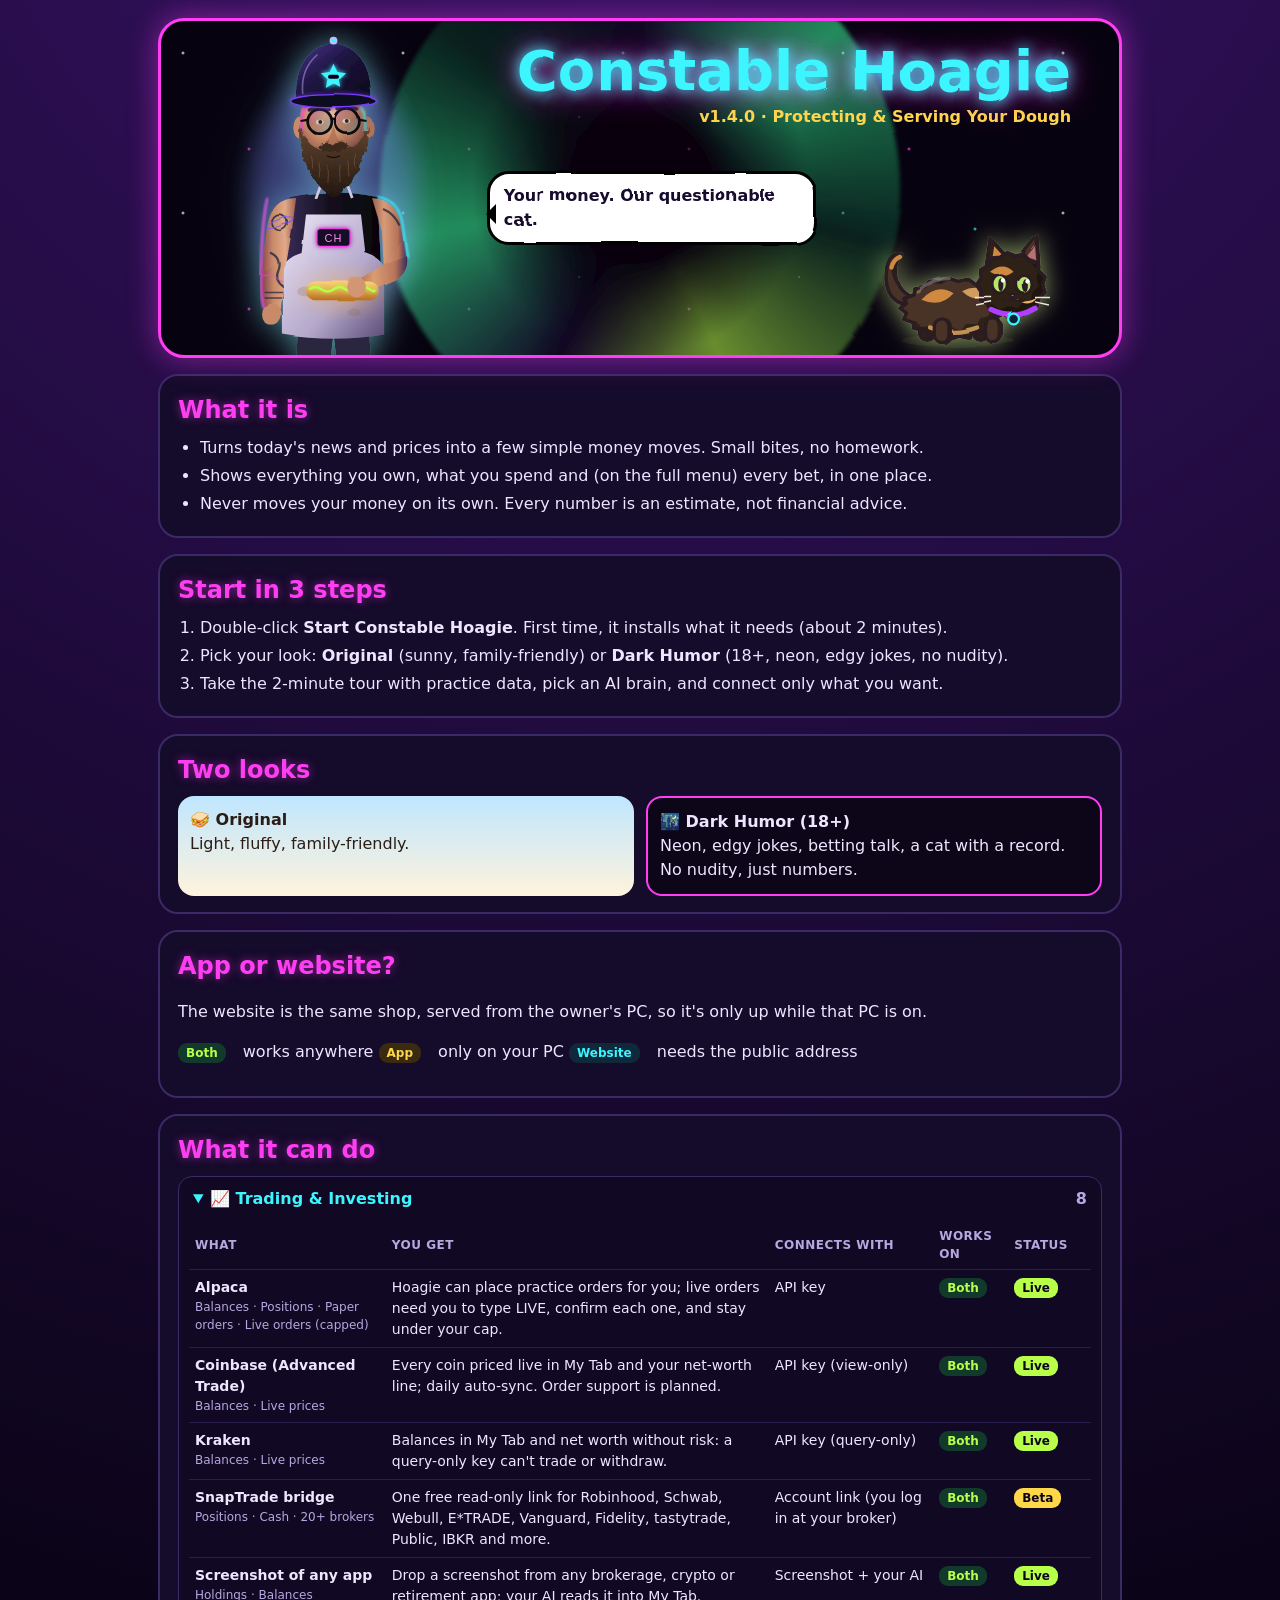
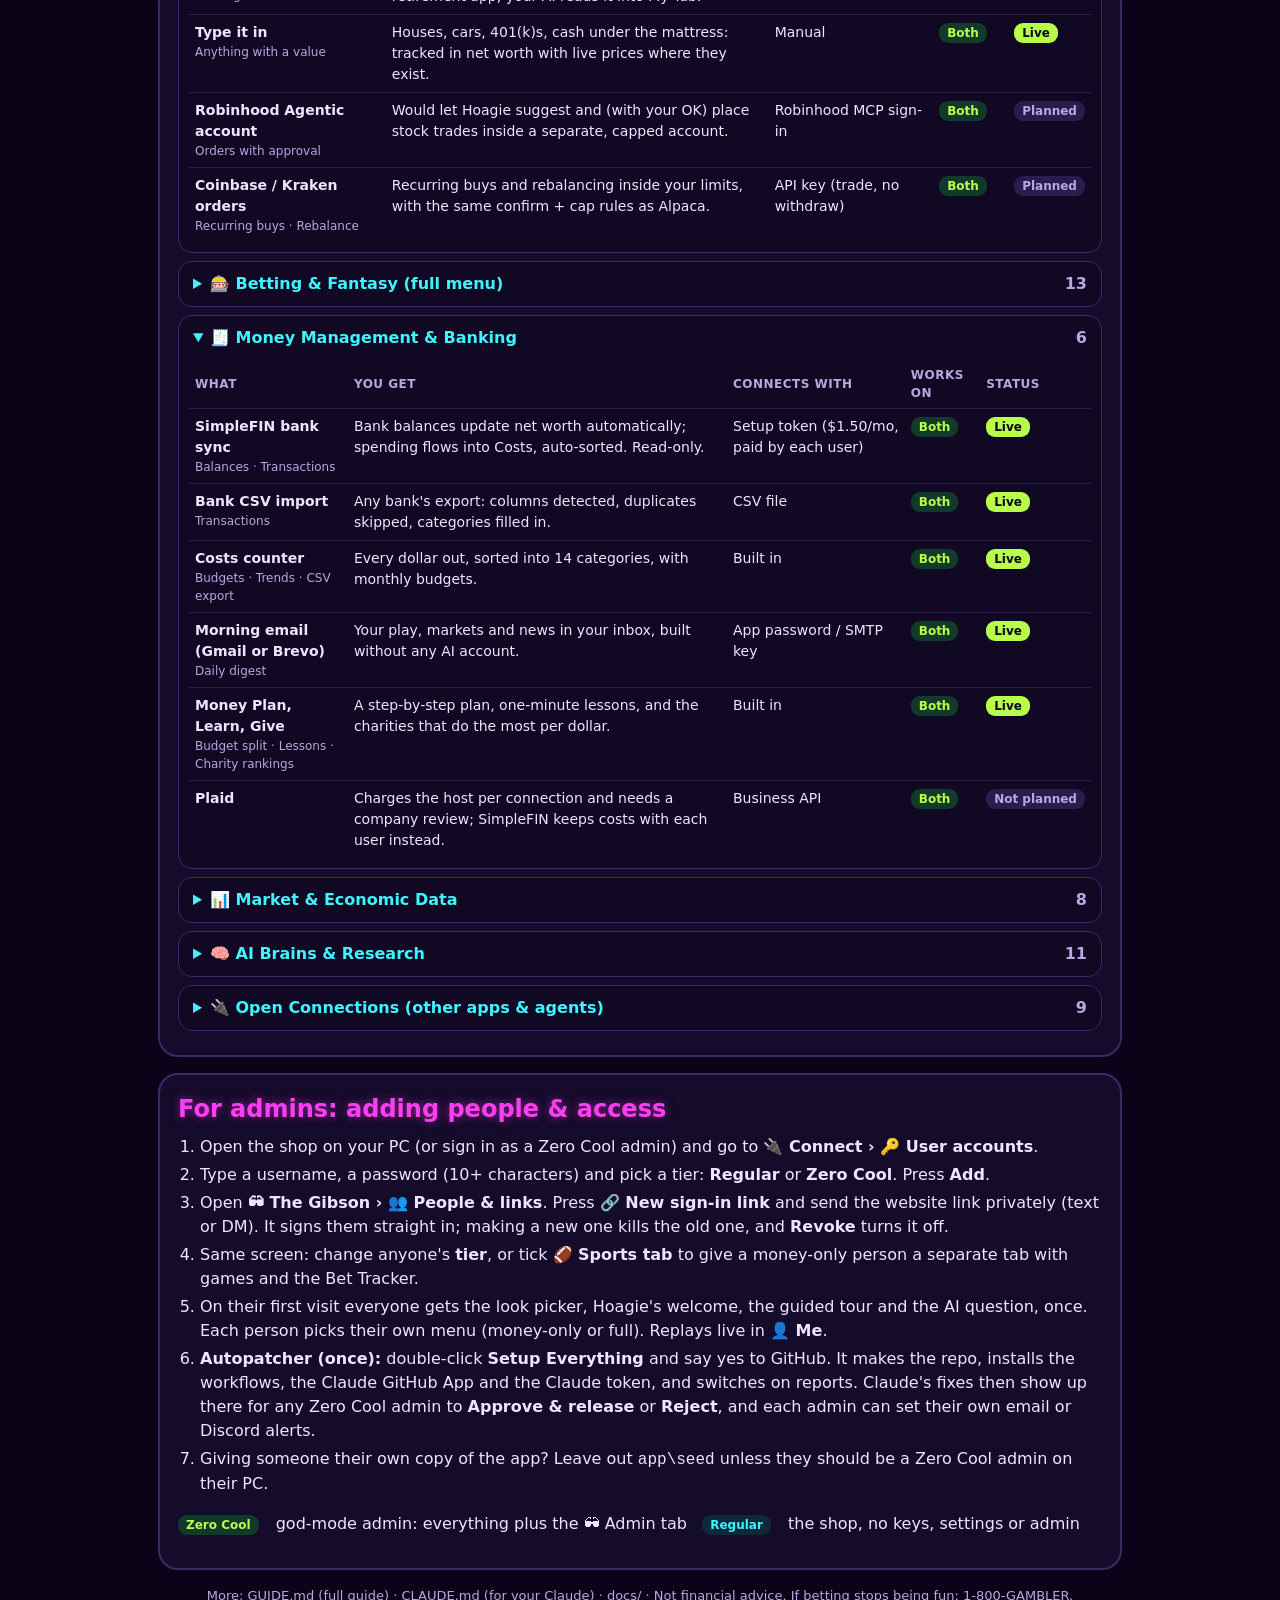
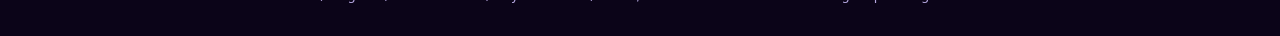
<file: README.html>
<!DOCTYPE html>
<html lang="en"><head><meta charset="utf-8"><meta name="viewport" content="width=device-width, initial-scale=1">
<title>Constable Hoagie v1.4.0 · Read me</title>
<style>
:root{--m:#ff3df2;--c:#3df5ff;--l:#b8ff4a;--g:#ffd84a;--bg:#0b0418;--card:#150b2b;--ink:#eee6ff;--mut:#b6a8e0}
*{box-sizing:border-box}body{margin:0;background:radial-gradient(circle at 50% -10%,#3a136b,var(--bg) 55%);color:var(--ink);font:16px/1.5 system-ui,Segoe UI,Nunito,sans-serif}
.wrap{max-width:1000px;margin:0 auto;padding:18px}
.hero{position:relative;height:340px;border-radius:26px;overflow:hidden;border:3px solid var(--m);box-shadow:0 0 30px rgba(255,61,242,.45);background:#07020f}
.vortex{position:absolute;left:50%;top:50%;width:520px;height:520px;margin:-260px 0 0 -260px;border-radius:50%;
 background:conic-gradient(from 0deg,#1b0a35,#39ff9c,#0b3b2a,#b8ff4a,#1b0a35,#39ff9c,#0b3b2a,#1b0a35);filter:blur(2px) url(#wob);opacity:.55;animation:spin 9s linear infinite}
.vortex::after{content:"";position:absolute;inset:90px;border-radius:50%;background:radial-gradient(#07020f 30%,transparent 70%)}
@keyframes spin{to{transform:rotate(360deg)}}
.stars{position:absolute;inset:0;background:radial-gradient(2px 2px at 10% 20%,#fff,transparent),radial-gradient(2px 2px at 70% 30%,var(--c),transparent),radial-gradient(2px 2px at 40% 80%,var(--m),transparent),radial-gradient(1px 1px at 90% 60%,#fff,transparent);background-size:220px 160px;animation:tw 4s ease-in-out infinite alternate}
@keyframes tw{to{opacity:.4}}
.hg{position:absolute;left:6%;bottom:-8px;height:330px;filter:url(#wob) drop-shadow(0 0 16px rgba(61,245,255,.55));animation:bob 2.6s ease-in-out infinite;transform-origin:bottom}
.hg svg,.kw svg{height:100%;width:auto}
.kw{position:absolute;right:7%;bottom:6px;height:120px;filter:url(#wob) drop-shadow(0 0 12px rgba(184,255,74,.6));animation:kiwi 7s ease-in-out infinite}
@keyframes bob{50%{transform:translateY(-6px) rotate(-1deg)}}
@keyframes kiwi{0%,100%{transform:translateX(0) scaleX(1)}45%{transform:translateX(-180px) scaleX(1)}50%{transform:translateX(-180px) scaleX(-1)}95%{transform:translateX(0) scaleX(-1)}}
.title{position:absolute;right:5%;top:22px;text-align:right}
.title h1{margin:0;font:900 clamp(30px,6vw,56px)/1 system-ui;color:var(--c);text-shadow:0 0 14px var(--c),0 0 30px var(--m);filter:url(#wob)}
.title p{margin:6px 0 0;color:var(--g);font-weight:800}
.bubble{position:absolute;left:34%;top:150px;max-width:330px;background:#fff;color:#170a2e;border:3px solid #000;border-radius:22px;padding:10px 14px;font-weight:800;filter:url(#wob);opacity:0;transform:scale(.8);transition:all .35s}
.bubble.on{opacity:1;transform:scale(1)}.bubble::after{content:"";position:absolute;left:-14px;bottom:18px;border:10px solid transparent;border-right-color:#000}
section{background:var(--card);border:2px solid #3a2a66;border-radius:20px;padding:16px 18px;margin:16px 0}
h2{margin:0 0 8px;color:var(--m);text-shadow:0 0 10px rgba(255,61,242,.5)}
ul,ol{margin:0;padding-left:22px}li{margin:4px 0}
.looks{display:grid;grid-template-columns:1fr 1fr;gap:12px}.look{border-radius:16px;padding:12px}.look.o{background:linear-gradient(#bfe6ff,#fff3dc);color:#2b1d14}.look.d{background:#0c0618;border:2px solid var(--m)}
.legend span{margin-right:12px}
details{border:1px solid #3a2a66;border-radius:14px;margin:8px 0;background:#110824}
summary{cursor:pointer;padding:10px 14px;font-weight:900;color:var(--c)}summary span{float:right;color:var(--mut);font-weight:700}
.tw{overflow:auto;padding:0 10px 10px}table{border-collapse:collapse;width:100%;font-size:14px}
th{text-align:left;color:var(--mut);font-size:12px;text-transform:uppercase;letter-spacing:.5px;padding:6px}td{padding:7px 6px;border-top:1px solid #2a1d4d;vertical-align:top}
.caps{font-size:12px;color:var(--mut)}
.w,.s{display:inline-block;padding:1px 8px;border-radius:9px;font-size:12px;font-weight:800;white-space:nowrap}
.w-both{background:#123a2a;color:var(--l)}.w-app{background:#3a2a10;color:var(--g)}.w-website{background:#10293a;color:var(--c)}
.s-live{background:var(--l);color:#0b0418}.s-beta{background:var(--g);color:#0b0418}.s-planned,.s-not{background:#2a1d4d;color:var(--mut)}
.fine{color:var(--mut);font-size:13px;text-align:center}
@media(max-width:700px){.hero{height:300px}.hg{height:250px}.bubble{left:30%;top:120px;max-width:210px;font-size:13px}.looks{grid-template-columns:1fr}}
</style></head><body>
<svg width="0" height="0" style="position:absolute"><filter id="wob"><feTurbulence type="fractalNoise" baseFrequency=".018" numOctaves="2" seed="3"><animate attributeName="seed" values="1;2;3;4;5" dur=".5s" repeatCount="indefinite"/></feTurbulence><feDisplacementMap in="SourceGraphic" scale="4"/></filter></svg>
<div class="wrap">
<div class="hero"><div class="stars"></div><div class="vortex"></div><div class="hg" id="hg"></div><div class="kw" id="kw"></div>
<div class="title"><h1>Constable Hoagie</h1><p>v1.4.0 · Protecting &amp; Serving Your Dough</p></div><div class="bubble" id="bub"></div></div>

<section><h2>What it is</h2><ul><li>Turns today's news and prices into a few simple money moves. Small bites, no homework.</li><li>Shows everything you own, what you spend and (on the full menu) every bet, in one place.</li><li>Never moves your money on its own. Every number is an estimate, not financial advice.</li></ul></section>
<section><h2>Start in 3 steps</h2><ol><li>Double-click <b>Start Constable Hoagie</b>. First time, it installs what it needs (about 2 minutes).</li><li>Pick your look: <b>Original</b> (sunny, family-friendly) or <b>Dark Humor</b> (18+, neon, edgy jokes, no nudity).</li><li>Take the 2-minute tour with practice data, pick an AI brain, and connect only what you want.</li></ol></section>
<section><h2>Two looks</h2><div class="looks"><div class="look o"><b>🥪 Original</b><br>Light, fluffy, family-friendly.</div>
<div class="look d"><b>🌃 Dark Humor (18+)</b><br>Neon, edgy jokes, betting talk, a cat with a record. No nudity, just numbers.</div></div></section>
<section><h2>App or website?</h2><p>The website is the same shop, served from the owner's PC, so it's only up while that PC is on.</p>
<p class="legend"><span class="w w-both">Both</span> works anywhere <span class="w w-app">App</span> only on your PC <span class="w w-website">Website</span> needs the public address</p></section>
<section><h2>What it can do</h2><details open><summary>📈 Trading &amp; Investing <span>8</span></summary><div class='tw'><table><tr><th>What</th><th>You get</th><th>Connects with</th><th>Works on</th><th>Status</th></tr><tr><td><b>Alpaca</b><div class='caps'>Balances · Positions · Paper orders · Live orders (capped)</div></td><td>Hoagie can place practice orders for you; live orders need you to type LIVE, confirm each one, and stay under your cap.</td><td>API key</td><td><span class='w w-both'>Both</span></td><td><span class='s s-live'>Live</span></td></tr><tr><td><b>Coinbase (Advanced Trade)</b><div class='caps'>Balances · Live prices</div></td><td>Every coin priced live in My Tab and your net-worth line; daily auto-sync. Order support is planned.</td><td>API key (view-only)</td><td><span class='w w-both'>Both</span></td><td><span class='s s-live'>Live</span></td></tr><tr><td><b>Kraken</b><div class='caps'>Balances · Live prices</div></td><td>Balances in My Tab and net worth without risk: a query-only key can&#x27;t trade or withdraw.</td><td>API key (query-only)</td><td><span class='w w-both'>Both</span></td><td><span class='s s-live'>Live</span></td></tr><tr><td><b>SnapTrade bridge</b><div class='caps'>Positions · Cash · 20+ brokers</div></td><td>One free read-only link for Robinhood, Schwab, Webull, E*TRADE, Vanguard, Fidelity, tastytrade, Public, IBKR and more.</td><td>Account link (you log in at your broker)</td><td><span class='w w-both'>Both</span></td><td><span class='s s-beta'>Beta</span></td></tr><tr><td><b>Screenshot of any app</b><div class='caps'>Holdings · Balances</div></td><td>Drop a screenshot from any brokerage, crypto or retirement app; your AI reads it into My Tab.</td><td>Screenshot + your AI</td><td><span class='w w-both'>Both</span></td><td><span class='s s-live'>Live</span></td></tr><tr><td><b>Type it in</b><div class='caps'>Anything with a value</div></td><td>Houses, cars, 401(k)s, cash under the mattress: tracked in net worth with live prices where they exist.</td><td>Manual</td><td><span class='w w-both'>Both</span></td><td><span class='s s-live'>Live</span></td></tr><tr><td><b>Robinhood Agentic account</b><div class='caps'>Orders with approval</div></td><td>Would let Hoagie suggest and (with your OK) place stock trades inside a separate, capped account.</td><td>Robinhood MCP sign-in</td><td><span class='w w-both'>Both</span></td><td><span class='s s-planned'>Planned</span></td></tr><tr><td><b>Coinbase / Kraken orders</b><div class='caps'>Recurring buys · Rebalance</div></td><td>Recurring buys and rebalancing inside your limits, with the same confirm + cap rules as Alpaca.</td><td>API key (trade, no withdraw)</td><td><span class='w w-both'>Both</span></td><td><span class='s s-planned'>Planned</span></td></tr></table></div></details>
<details ><summary>🎰 Betting &amp; Fantasy (full menu) <span>13</span></summary><div class='tw'><table><tr><th>What</th><th>You get</th><th>Connects with</th><th>Works on</th><th>Status</th></tr><tr><td><b>The Odds API</b><div class='caps'>Lines from many books · Line shopping · Cricket</div></td><td>Real prices on every bet card; Today&#x27;s Games flags when one book&#x27;s price beats the fair line.</td><td>Free API key</td><td><span class='w w-both'>Both</span></td><td><span class='s s-live'>Live</span></td></tr><tr><td><b>ESPN scoreboard</b><div class='caps'>Schedules · Live scores · Final scores</div></td><td>Free games list for Today&#x27;s Games, and live scores beside each open bet in the Bet Tracker.</td><td>No key</td><td><span class='w w-both'>Both</span></td><td><span class='s s-live'>Live</span></td></tr><tr><td><b>FantasyPros</b><div class='caps'>Projections · Rankings · Player news</div></td><td>Sharper DFS and prop reads, injury news on bet cards, better confidence numbers.</td><td>Personal API key (MVP/HOF plan)</td><td><span class='w w-both'>Both</span></td><td><span class='s s-live'>Live</span></td></tr><tr><td><b>Kalshi (prediction markets)</b><div class='caps'>Positions · Cash balance</div></td><td>Open Kalshi positions show up as live bets; your Kalshi cash joins your net worth. Read-only.</td><td>API key + private key</td><td><span class='w w-both'>Both</span></td><td><span class='s s-beta'>Beta</span></td></tr><tr><td><b>Sleeper fantasy</b><div class='caps'>Leagues · Records · This week&#x27;s matchups</div></td><td>Your fantasy matchups sit beside your bets, scored live.</td><td>Username only (no key)</td><td><span class='w w-both'>Both</span></td><td><span class='s s-live'>Live</span></td></tr><tr><td><b>Bet slip screenshot (any sportsbook or DFS)</b><div class='caps'>Bets · Odds · Stakes · Status</div></td><td>DraftKings, FanDuel, PrizePicks, Underdog, anything: screenshot the slip and it lands in the Bet Tracker.</td><td>Screenshot + your AI</td><td><span class='w w-both'>Both</span></td><td><span class='s s-live'>Live</span></td></tr><tr><td><b>Paste a bet slip</b><div class='caps'>Bets · Odds · Stakes</div></td><td>Paste &#x27;Lakers -3.5 -110 $20 DraftKings&#x27; (or a copied slip) and Hoagie fills in the bet.</td><td>Text</td><td><span class='w w-both'>Both</span></td><td><span class='s s-live'>Live</span></td></tr><tr><td><b>Bet history CSV (Pikkit Pro, Juice Reel, spreadsheets)</b><div class='caps'>History · Profit · Record</div></td><td>Bring your whole history in: record, profit and ROI fill in immediately. Export back out anytime.</td><td>CSV file</td><td><span class='w w-both'>Both</span></td><td><span class='s s-live'>Live</span></td></tr><tr><td><b>Your sports desk folder</b><div class='caps'>Picks · Ledger</div></td><td>Your own pick pipeline&#x27;s cards and record show on the board.</td><td>Local folder (read-only)</td><td><span class='w w-app'>App</span></td><td><span class='s s-live'>Live</span></td></tr><tr><td><b>NH &amp; TX lottery picker</b><div class='caps'>Random picks · Expected value</div></td><td>Picks that avoid popular patterns (fewer split jackpots) with honest odds. No buying.</td><td>Built in</td><td><span class='w w-both'>Both</span></td><td><span class='s s-live'>Live</span></td></tr><tr><td><b>SharpSports BetSync</b><div class='caps'>Auto-sync sportsbook accounts · Bet history · Balances</div></td><td>Would auto-sync DraftKings, FanDuel and more like Plaid does for banks. Needs a business deal (the LLC could apply).</td><td>Business API (needs an agreement)</td><td><span class='w w-both'>Both</span></td><td><span class='s s-planned'>Planned</span></td></tr><tr><td><b>API-Sports</b><div class='caps'>More leagues · Live scores · Odds</div></td><td>Extra leagues and global soccer, basketball and NFL data beyond ESPN.</td><td>Free API key (100 calls/day)</td><td><span class='w w-both'>Both</span></td><td><span class='s s-planned'>Planned</span></td></tr><tr><td><b>DraftKings / FanDuel / BetMGM direct</b></td><td>No public API, and their terms ban automation. Use slip screenshots, pasted slips, or a CSV export instead.</td><td>None offered</td><td><span class='w w-both'>Both</span></td><td><span class='s s-not'>Not possible</span></td></tr></table></div></details>
<details open><summary>🧾 Money Management &amp; Banking <span>6</span></summary><div class='tw'><table><tr><th>What</th><th>You get</th><th>Connects with</th><th>Works on</th><th>Status</th></tr><tr><td><b>SimpleFIN bank sync</b><div class='caps'>Balances · Transactions</div></td><td>Bank balances update net worth automatically; spending flows into Costs, auto-sorted. Read-only.</td><td>Setup token ($1.50/mo, paid by each user)</td><td><span class='w w-both'>Both</span></td><td><span class='s s-live'>Live</span></td></tr><tr><td><b>Bank CSV import</b><div class='caps'>Transactions</div></td><td>Any bank&#x27;s export: columns detected, duplicates skipped, categories filled in.</td><td>CSV file</td><td><span class='w w-both'>Both</span></td><td><span class='s s-live'>Live</span></td></tr><tr><td><b>Costs counter</b><div class='caps'>Budgets · Trends · CSV export</div></td><td>Every dollar out, sorted into 14 categories, with monthly budgets.</td><td>Built in</td><td><span class='w w-both'>Both</span></td><td><span class='s s-live'>Live</span></td></tr><tr><td><b>Morning email (Gmail or Brevo)</b><div class='caps'>Daily digest</div></td><td>Your play, markets and news in your inbox, built without any AI account.</td><td>App password / SMTP key</td><td><span class='w w-both'>Both</span></td><td><span class='s s-live'>Live</span></td></tr><tr><td><b>Money Plan, Learn, Give</b><div class='caps'>Budget split · Lessons · Charity rankings</div></td><td>A step-by-step plan, one-minute lessons, and the charities that do the most per dollar.</td><td>Built in</td><td><span class='w w-both'>Both</span></td><td><span class='s s-live'>Live</span></td></tr><tr><td><b>Plaid</b></td><td>Charges the host per connection and needs a company review; SimpleFIN keeps costs with each user instead.</td><td>Business API</td><td><span class='w w-both'>Both</span></td><td><span class='s s-not'>Not planned</span></td></tr></table></div></details>
<details ><summary>📊 Market &amp; Economic Data <span>8</span></summary><div class='tw'><table><tr><th>What</th><th>You get</th><th>Connects with</th><th>Works on</th><th>Status</th></tr><tr><td><b>U.S. Treasury FiscalData</b><div class='caps'>T-bill &amp; note rates</div></td><td>The safe-money yardstick on your Dashboard.</td><td>No key</td><td><span class='w w-both'>Both</span></td><td><span class='s s-live'>Live</span></td></tr><tr><td><b>Bureau of Labor Statistics</b><div class='caps'>Inflation (CPI)</div></td><td>Know whether your cash is growing or shrinking.</td><td>No key</td><td><span class='w w-both'>Both</span></td><td><span class='s s-live'>Live</span></td></tr><tr><td><b>SEC EDGAR</b><div class='caps'>10-K · 10-Q · 8-K filings</div></td><td>Official filings for every stock you own.</td><td>No key</td><td><span class='w w-both'>Both</span></td><td><span class='s s-live'>Live</span></td></tr><tr><td><b>Crypto Fear &amp; Greed</b><div class='caps'>Market mood</div></td><td>Don&#x27;t buy at peak hype.</td><td>No key</td><td><span class='w w-both'>Both</span></td><td><span class='s s-live'>Live</span></td></tr><tr><td><b>FRED (St. Louis Fed)</b><div class='caps'>Fed rate · 10-yr · Yield curve · Mortgage · Jobs · Gas</div></td><td>Rates and recession signals in plain English.</td><td>Free API key</td><td><span class='w w-both'>Both</span></td><td><span class='s s-live'>Live</span></td></tr><tr><td><b>Finnhub</b><div class='caps'>Earnings dates · Company news</div></td><td>No surprise earnings swings on stocks you hold.</td><td>Free API key</td><td><span class='w w-both'>Both</span></td><td><span class='s s-live'>Live</span></td></tr><tr><td><b>Coinbase, ECB and Stooq prices</b><div class='caps'>Crypto · Currencies · US stocks (delayed)</div></td><td>Live values and the currency wiggle in your net worth.</td><td>No key</td><td><span class='w w-both'>Both</span></td><td><span class='s s-live'>Live</span></td></tr><tr><td><b>News feeds (RSS)</b><div class='caps'>Markets · Crypto · Sports · Humanitarian</div></td><td>Today&#x27;s Specials and the News Rail; upbeat filter on money-only.</td><td>No key</td><td><span class='w w-both'>Both</span></td><td><span class='s s-live'>Live</span></td></tr></table></div></details>
<details ><summary>🧠 AI Brains &amp; Research <span>11</span></summary><div class='tw'><table><tr><th>What</th><th>You get</th><th>Connects with</th><th>Works on</th><th>Status</th></tr><tr><td><b>Claude</b><div class='caps'>Web research · Screenshots · Plays &amp; Playbook · Tour Q&amp;A</div></td><td>Fit 10/10: the smartest brain for the shop.</td><td>Claude Code login on the PC</td><td><span class='w w-both'>Both</span></td><td><span class='s s-live'>Live</span></td></tr><tr><td><b>Gemini</b><div class='caps'>Answers · Screenshots · Plays</div></td><td>Fit 8/10: the best free brain.</td><td>Free API key</td><td><span class='w w-both'>Both</span></td><td><span class='s s-live'>Live</span></td></tr><tr><td><b>GPT (OpenAI)</b><div class='caps'>Answers · Screenshots · Plays</div></td><td>Fit 8/10.</td><td>API key (paid)</td><td><span class='w w-both'>Both</span></td><td><span class='s s-live'>Live</span></td></tr><tr><td><b>Your own agent (OpenAI-compatible)</b><div class='caps'>Answers · Plays · Screenshots if the model can</div></td><td>Fit 5-10, depends on the model: plug in the AI you already use.</td><td>Address + optional key</td><td><span class='w w-both'>Both</span></td><td><span class='s s-live'>Live</span></td></tr><tr><td><b>Groq</b><div class='caps'>Fast answers · Plays</div></td><td>Fit 6/10.</td><td>Free API key</td><td><span class='w w-both'>Both</span></td><td><span class='s s-live'>Live</span></td></tr><tr><td><b>OpenRouter free models</b><div class='caps'>Answers · Plays</div></td><td>Fit 6/10.</td><td>Free API key</td><td><span class='w w-both'>Both</span></td><td><span class='s s-live'>Live</span></td></tr><tr><td><b>Ollama / LM Studio</b><div class='caps'>Answers · Plays · Private</div></td><td>Fit 5/10: free and private.</td><td>No account (runs on the PC)</td><td><span class='w w-both'>Both</span></td><td><span class='s s-live'>Live</span></td></tr><tr><td><b>Foundry Local</b><div class='caps'>Answers</div></td><td>Fit 4/10.</td><td>No account (runs on the PC)</td><td><span class='w w-both'>Both</span></td><td><span class='s s-live'>Live</span></td></tr><tr><td><b>Chrome built-in AI / WebLLM</b><div class='caps'>Ask counter</div></td><td>Fit 3/10: free for every visitor, Ask only.</td><td>No account (runs in your browser)</td><td><span class='w w-both'>Both</span></td><td><span class='s s-live'>Live</span></td></tr><tr><td><b>Tavily search</b><div class='caps'>Web search</div></td><td>Fresh articles behind answers and plays.</td><td>Free API key</td><td><span class='w w-both'>Both</span></td><td><span class='s s-live'>Live</span></td></tr><tr><td><b>Brave Search</b><div class='caps'>Web search</div></td><td>Backup search engine.</td><td>API key</td><td><span class='w w-both'>Both</span></td><td><span class='s s-live'>Live</span></td></tr></table></div></details>
<details ><summary>🔌 Open Connections (other apps &amp; agents) <span>9</span></summary><div class='tw'><table><tr><th>What</th><th>You get</th><th>Connects with</th><th>Works on</th><th>Status</th></tr><tr><td><b>Agent API (read, or read + log)</b><div class='caps'>Snapshot · Holdings · Dashboard · Bets · Spending · Add bets/costs</div></td><td>Let ChatGPT actions, n8n, scripts or any AI agent read your Hoagie data and log bets or spending. Local: http://127.0.0.1:8787/agent/v1. Online: https://beta.constablehoagie.com/agent/v1.</td><td>Personal token</td><td><span class='w w-both'>Both</span></td><td><span class='s s-live'>Live</span></td></tr><tr><td><b>MCP server (Claude Desktop, Claude Code, Cursor and other MCP apps)</b><div class='caps'>Ask about your money from any MCP app · Log bets</div></td><td>Your assistant gets Hoagie tools: snapshot, dashboard, bets, log a bet, log spending.</td><td>Local MCP (stdio) + token</td><td><span class='w w-app'>App</span></td><td><span class='s s-live'>Live</span></td></tr><tr><td><b>Webhooks: Zapier, IFTTT, Make, iPhone Shortcuts</b><div class='caps'>Add a bet · Add spending</div></td><td>Tap a Shortcut after a purchase or a bet and it&#x27;s logged. Cloud tools need the website address (or run on this PC for local tools).</td><td>Token + POST /agent/v1/hook</td><td><span class='w w-website'>Website</span></td><td><span class='s s-live'>Live</span></td></tr><tr><td><b>CSV and PDF exports</b><div class='caps'>Costs CSV · Bets CSV · Playbook/Money Plan PDF</div></td><td>Take your data to Excel, Google Sheets or your accountant.</td><td>Download</td><td><span class='w w-both'>Both</span></td><td><span class='s s-live'>Live</span></td></tr><tr><td><b>Screenshot drop</b><div class='caps'>Holdings · Bet slips</div></td><td>Any app without an API still gets in.</td><td>Upload</td><td><span class='w w-both'>Both</span></td><td><span class='s s-live'>Live</span></td></tr><tr><td><b>GitHub autopatcher (Claude Code GitHub Action)</b><div class='caps'>Scrubbed bug reports · Claude-drafted fixes · Admin approval · Auto-release</div></td><td>New errors become scrubbed GitHub issues; Claude drafts a tested fix; a Zero Cool admin approves it in the panel and every install updates. Email/Discord alerts per admin.</td><td>GitHub token + Claude repo secret</td><td><span class='w w-both'>Both</span></td><td><span class='s s-live'>Live</span></td></tr><tr><td><b>Discord &amp; email alerts (per admin)</b><div class='caps'>Bug sent to Claude · Fix ready · Released</div></td><td>Each Zero Cool admin picks their own stream for autopatch news.</td><td>Discord webhook / the shop&#x27;s email</td><td><span class='w w-both'>Both</span></td><td><span class='s s-live'>Live</span></td></tr><tr><td><b>Demo + guided tour</b><div class='caps'>10 personas · Guided tour · Ask Hoagie</div></td><td>Try everything with practice data before connecting anything.</td><td>Built in (simulated data)</td><td><span class='w w-both'>Both</span></td><td><span class='s s-live'>Live</span></td></tr><tr><td><b>Discord play &amp; bet alerts</b><div class='caps'>Play alerts · Bet results</div></td><td>Post plays and results to a private channel.</td><td>Webhook URL</td><td><span class='w w-both'>Both</span></td><td><span class='s s-planned'>Planned</span></td></tr></table></div></details></section>
<section id="admins"><h2>For admins: adding people &amp; access</h2><ol><li>Open the shop on your PC (or sign in as a Zero Cool admin) and go to <b>🔌 Connect › 🔑 User accounts</b>.</li><li>Type a username, a password (10+ characters) and pick a tier: <b>Regular</b> or <b>Zero Cool</b>. Press <b>Add</b>.</li><li>Open <b>🕶 The Gibson › 👥 People &amp; links</b>. Press <b>🔗 New sign-in link</b> and send the website link privately (text or DM). It signs them straight in; making a new one kills the old one, and <b>Revoke</b> turns it off.</li><li>Same screen: change anyone's <b>tier</b>, or tick <b>🏈 Sports tab</b> to give a money-only person a separate tab with games and the Bet Tracker.</li><li>On their first visit everyone gets the look picker, Hoagie's welcome, the guided tour and the AI question, once. Each person picks their own menu (money-only or full). Replays live in <b>👤 Me</b>.</li><li><b>Autopatcher (once):</b> double-click <b>Setup Everything</b> and say yes to GitHub. It makes the repo, installs the workflows, the Claude GitHub App and the Claude token, and switches on reports. Claude's fixes then show up there for any Zero Cool admin to <b>Approve &amp; release</b> or <b>Reject</b>, and each admin can set their own email or Discord alerts.</li><li>Giving someone their own copy of the app? Leave out <code>app\seed</code> unless they should be a Zero Cool admin on their PC.</li></ol>
<p class="legend"><span class="w w-both">Zero Cool</span> god-mode admin: everything plus the 🕶 Admin tab &nbsp; <span class="w w-website">Regular</span> the shop, no keys, settings or admin</p></section>
<p class="fine">More: GUIDE.md (full guide) · CLAUDE.md (for your Claude) · docs/ · Not financial advice. If betting stops being fun: 1-800-GAMBLER.</p>
</div>
<script>// Constable Hoagie art, cel-shaded: ink outlines, a flat base tone, one hard shadow band,
// a rim highlight. Everything is original and drawn as SVG so it scales crisply.
window.ART = {};
const INK = "#2b1d24";
let _uid = 0;
const uid = p => "hz-" + p + (++_uid);  // prefixed so art ids never clash with page ids

// Cel-shade any closed shape. shape(attrs) returns the SVG element with those attrs.
// Shadow falls bottom-right (light from top-left); dx/dy set the shadow band's thickness.
function cel(shape, base, shade, dx = 7, dy = 6, sw = 3.5) {
  const id = uid("c");
  return `<clipPath id="${id}">${shape("")}</clipPath>
    ${shape(`fill="${shade}"`)}
    <g clip-path="url(#${id})"><g transform="translate(${-dx},${-dy})">${shape(`fill="${base}"`)}</g></g>
    ${shape(`fill="none" stroke="${INK}" stroke-width="${sw}" stroke-linejoin="round"`)}`;
}
const shade = (hex, f = 0.78) => { // darker tone of a colour, for the shadow band
  const n = parseInt(hex.slice(1), 16), r = (n >> 16) & 255, g = (n >> 8) & 255, b = n & 255;
  const m = x => Math.max(0, Math.min(255, Math.round(x * f)));
  return "#" + ((1 << 24) | (m(r) << 16) | (m(g) << 8) | m(b)).toString(16).slice(1);
};
ART.shade = shade;

// ------------------------------------------------------------------------------------------
// Characters: one toon body used for Hoagie and every avatar, so they all match.
// ------------------------------------------------------------------------------------------
ART.HOAGIE = {
  name: "Constable Hoagie", skin: "#f2c4a0", hair: "bald", hairC: "#3b2a20", beard: "full", beardC: "#5a3e2e",
  glasses: true, hat: "constable", top: "tank", topC: "#1d1b22", apron: true, tattoos: true,
  legs: "shorts", legC: "#1d1b22", shoeC: "#a9adb3", badge: true,
};

// Alison, in both looks (cartoon versions of the owner's partner, drawn from her photos)
ART.ALISON = {
  name: "Alison", skin: "#f1c6a6", hair: "bob", hairC: "#b8894f", hairHi: "#f2dca8", beard: "none", glasses: false,
  hat: "none", top: "tee", topC: "#f4f4f7", apron: false, tattoos: false, legs: "pants", legC: "#1f1f26", shoeC: "#c8a27a", badge: false,
};
ART.ALISON_DARK = Object.assign({}, ART.ALISON, { hair: "bun", hairC: "#7a5233", glasses: true, top: "hoodie", topC: "#9aa3ad", legs: "shorts", legC: "#e9e4dc", shoeC: "#8a5a3a" });

ART.toon = function (c, opts = {}) {
  const u = uid("t"), sk = c.skin || "#f2c4a0", skD = shade(sk), topC = c.topC || "#c8102e", legC = c.legC || "#2d3a5a";
  const shoeC = c.shoeC || "#f4f1e8", hairC = c.hairC || "#3b2a20", beardC = c.beardC || hairC;
  const tat = c.tattoos ? `url(#tat${u})` : sk;
  const limb = (x, y, w, h, rot, ox, oy) => s => `<rect x="${x}" y="${y}" width="${w}" height="${h}" rx="${w / 2}" transform="rotate(${rot} ${ox} ${oy})" ${s}/>`;
  const defs = `<defs>
    <pattern id="tat${u}" width="16" height="16" patternUnits="userSpaceOnUse">
      <rect width="16" height="16" fill="${sk}"/><path d="M0 8 q4 -7 8 0 t8 0" stroke="#3b5f7d" stroke-width="2.2" fill="none"/>
      <circle cx="12" cy="3" r="1.8" fill="#6a3f7a"/><path d="M2 14 l3 -3 l3 3" stroke="#2e6b48" stroke-width="1.6" fill="none"/></pattern>
    <filter id="toon${u}"><feComponentTransfer>
      <feFuncR type="discrete" tableValues="0.08 0.35 0.62 0.86 1"/><feFuncG type="discrete" tableValues="0.06 0.32 0.58 0.82 0.98"/>
      <feFuncB type="discrete" tableValues="0.08 0.3 0.55 0.8 0.96"/></feComponentTransfer></filter></defs>`;

  // legs + shoes
  const legs = `
    <g class="leg legL">${cel(limb(60, 176, 18, 52, 0, 0, 0), c.legs === "pants" ? legC : sk, c.legs === "pants" ? shade(legC) : skD, 5, 0)}
      ${cel(s => `<path d="M54 226 q0 -8 12 -8 h8 q10 0 10 10 q0 6 -6 6 h-20 q-4 0 -4 -8z" ${s}/>`, shoeC, shade(shoeC), 3, 3)}</g>
    <g class="leg legR">${cel(limb(82, 176, 18, 52, 0, 0, 0), c.legs === "pants" ? legC : sk, c.legs === "pants" ? shade(legC) : skD, 5, 0)}
      ${cel(s => `<path d="M80 228 q0 -10 10 -10 h8 q12 0 12 8 q0 8 -4 8 h-22 q-4 0 -4 -6z" ${s}/>`, shoeC, shade(shoeC), 3, 3)}</g>`;
  const shorts = c.legs === "pants" ? cel(s => `<path d="M54 160 h52 l2 30 h-56z" ${s}/>`, legC, shade(legC), 6, 4)
    : cel(s => `<path d="M52 158 h56 l4 40 h-26 l-6 -12 l-6 12 h-26z" ${s}/>`, legC, shade(legC), 6, 4);
  // arms (right one waves)
  const armL = `<g class="armL">${cel(limb(30, 112, 20, 62, 12, 40, 114), tat, skD, 6, 2)}
    ${cel(s => `<circle cx="28" cy="176" r="11" ${s}/>`, sk, skD, 3, 3)}</g>`;
  const armR = `<g class="armR">${cel(limb(110, 112, 20, 62, -12, 120, 114), tat, skD, 6, 2)}
    ${cel(s => `<circle cx="132" cy="176" r="11" ${s}/>`, sk, skD, 3, 3)}</g>`;
  // torso
  const torsoPath = c.top === "hoodie" ? "M42 118 q38 -16 76 0 l-4 70 q-34 8 -68 0z" : "M46 116 q34 -12 68 0 l-4 72 q-30 8 -60 0z";
  let torso = cel(s => `<path d="${torsoPath}" ${s}/>`, topC, shade(topC), 9, 4);
  if (c.top === "tank") torso = cel(s => `<path d="M48 116 q32 -10 64 0 l-4 72 q-28 8 -56 0z" ${s}/>`, topC, shade(topC), 9, 4)
    + `<path d="M62 112 q18 18 36 0" fill="${sk}" stroke="${INK}" stroke-width="3"/>`;
  if (c.top === "hoodie") torso += `<path d="M80 124 v40" stroke="${shade(topC, .6)}" stroke-width="3"/><path d="M60 170 h40" stroke="${shade(topC, .6)}" stroke-width="3"/>`;
  const apron = c.apron ? cel(s => `<path d="M58 128 h44 l6 66 q-28 8 -56 0z" ${s}/>`, "#fbfaf4", "#d9d4c4", 8, 3)
    + `<path d="M60 128 q20 -18 40 0" fill="none" stroke="${INK}" stroke-width="3"/>
       <rect x="68" y="150" width="24" height="16" rx="4" fill="#efeadd" stroke="${INK}" stroke-width="2.5"/>
       ${c.badge ? `<text x="80" y="162" font-size="10" text-anchor="middle" font-family="Lilita One, sans-serif" fill="#c8102e">CH</text>` : `<path d="M74 152 v10 M78 152 v10" stroke="#3b5f7d" stroke-width="2"/>`}
       <path d="M56 142 h48" stroke="#c8102e" stroke-width="3"/>` : "";
  const neck = cel(s => `<rect x="70" y="98" width="20" height="22" rx="6" ${s}/>`, sk, skD, 4, 0);

  // head
  let face;
  const headShape = s => `<ellipse cx="80" cy="66" rx="44" ry="42" ${s}/>`;
  const ears = cel(s => `<ellipse cx="38" cy="72" rx="8" ry="11" ${s}/>`, sk, skD, 3, 3) + cel(s => `<ellipse cx="122" cy="72" rx="8" ry="11" ${s}/>`, sk, skD, 3, 3);
  if (c.photo) {
    const cp = uid("pc");
    face = `${ears}<clipPath id="${cp}">${headShape("")}</clipPath>${headShape(`fill="${sk}"`)}
      <image href="${c.photo}" x="34" y="22" width="92" height="90" clip-path="url(#${cp})" preserveAspectRatio="xMidYMid slice" filter="url(#toon${u})"/>
      ${headShape(`fill="none" stroke="${INK}" stroke-width="3.5"`)}
      <path d="M48 40 q12 -16 30 -18" stroke="#fff" stroke-width="4" stroke-linecap="round" opacity=".55" fill="none"/>`;
  } else {
    const hair = {
      bald: `<path d="M50 34 q14 -16 34 -16" stroke="#fff" stroke-width="6" stroke-linecap="round" opacity=".55" fill="none"/>`,
      short: cel(s => `<path d="M36 66 q-4 -46 44 -46 q48 0 44 46 q-8 -24 -44 -26 q-36 2 -44 26z" ${s}/>`, hairC, shade(hairC), 6, 5),
      spiky: cel(s => `<path d="M36 64 l-2 -20 l12 6 l4 -20 l12 12 l8 -18 l10 16 l12 -14 l4 20 l12 -6 l-2 24 q-8 -22 -44 -24 q-36 2 -46 24z" ${s}/>`, hairC, shade(hairC), 5, 5),
      long: cel(s => `<path d="M34 70 q-6 -50 46 -50 q52 0 46 50 v42 q-8 -4 -8 -30 q0 -30 -38 -34 q-38 4 -38 34 q0 26 -8 30z" ${s}/>`, hairC, shade(hairC), 6, 5),
      curly: `<g>${[38, 52, 66, 80, 94, 108, 122].map((x, i) => cel(s => `<circle cx="${x}" cy="${30 + (i % 2) * 8 + Math.abs(80 - x) / 4}" r="13" ${s}/>`, hairC, shade(hairC), 4, 4, 3)).join("")}</g>`,
      bob: cel(s => `<path d="M32 74 q-8 -54 48 -54 q56 0 48 54 v28 q-10 4 -14 -6 q-4 -40 -34 -48 q-30 8 -34 48 q-4 10 -14 6z" ${s}/>`, hairC, shade(hairC), 6, 5)
        + `<path d="M58 30 q-10 20 -14 60 M92 26 q14 18 18 62" stroke="${c.hairHi || "#f3dba4"}" stroke-width="4" stroke-linecap="round" fill="none" opacity=".75"/>`,
      bun: cel(s => `<path d="M36 66 q-4 -46 44 -46 q48 0 44 46 q-8 -24 -44 -26 q-36 2 -44 26z" ${s}/>`, hairC, shade(hairC), 6, 5) + cel(s => `<circle cx="80" cy="14" r="13" ${s}/>`, hairC, shade(hairC), 4, 4),
    }[c.hair || "short"] || "";
    const beard = {
      none: "",
      stubble: `<path d="M44 80 q4 34 36 36 q32 -2 36 -36 q-8 18 -36 20 q-28 -2 -36 -20z" fill="${beardC}" opacity=".28"/>`,
      short: cel(s => `<path d="M46 84 q6 30 34 32 q28 -2 34 -32 q-10 16 -34 16 q-24 0 -34 -16z" ${s}/>`, beardC, shade(beardC), 4, 4, 3),
      full: cel(s => `<path d="M38 72 q0 50 42 52 q42 -2 42 -52 q-10 26 -42 26 q-32 0 -42 -26z" ${s}/>`, beardC, shade(beardC), 5, 6, 3.5)
        + `<path d="M58 106 q4 6 8 8 M102 106 q-4 6 -8 8 M76 118 l2 4 M84 118 l-2 4" stroke="#a08f80" stroke-width="2" fill="none" stroke-linecap="round"/>`,
    }[c.beard || "none"] || "";
    const mustache = c.beard === "full" || c.beard === "short"
      ? cel(s => `<path d="M60 92 q10 -9 20 -2 q10 -7 20 2 q-6 7 -20 4 q-14 3 -20 -4z" ${s}/>`, shade(beardC, .9), shade(beardC, .7), 2, 2, 3) : "";
    const glasses = c.glasses ? `<g class="specs"><circle cx="63" cy="70" r="15" fill="rgba(255,255,255,.12)" stroke="${INK}" stroke-width="4.5"/>
        <circle cx="97" cy="70" r="15" fill="rgba(255,255,255,.12)" stroke="${INK}" stroke-width="4.5"/><path d="M78 70 h4 M48 68 l-10 -3 M112 68 l10 -3" stroke="${INK}" stroke-width="4"/>
        <path d="M55 61 l6 -4 M89 61 l6 -4" stroke="#fff" stroke-width="3" stroke-linecap="round" opacity=".8"/></g>` : "";
    face = `${ears}${cel(headShape, sk, skD, 9, 7)}${hair}${beard}
      <g class="eyes">
        <ellipse cx="63" cy="71" rx="8.5" ry="10" fill="#fff" stroke="${INK}" stroke-width="2.5"/><ellipse cx="97" cy="71" rx="8.5" ry="10" fill="#fff" stroke="${INK}" stroke-width="2.5"/>
        <circle class="pupil" cx="65" cy="72" r="4.6" fill="${INK}"/><circle class="pupil" cx="99" cy="72" r="4.6" fill="${INK}"/>
        <circle cx="66.5" cy="70" r="1.6" fill="#fff"/><circle cx="100.5" cy="70" r="1.6" fill="#fff"/>
        <g class="lids"><rect x="53" y="58" width="21" height="0" fill="${sk}"/><rect x="87" y="58" width="21" height="0" fill="${sk}"/></g>
      </g>
      <path class="brow" d="M53 55 q10 -6 19 -1" stroke="${c.hair === "bald" ? shade(beardC, .9) : hairC}" stroke-width="5" stroke-linecap="round" fill="none"/>
      <path class="brow" d="M88 54 q10 -5 19 1" stroke="${c.hair === "bald" ? shade(beardC, .9) : hairC}" stroke-width="5" stroke-linecap="round" fill="none"/>
      ${cel(s => `<path d="M76 76 q-6 12 0 14 q4 2 8 0 q6 -2 0 -14z" ${s}/>`, sk, skD, 3, 2, 2.6)}
      ${mustache}
      <path class="mouth" d="M68 100 q12 11 24 0 q-12 4 -24 0z" fill="#7d2a33" stroke="${INK}" stroke-width="3" stroke-linejoin="round"/>
      ${glasses}`;
  }
  const hats = {
    none: "",
    constable: cel(s => `<path d="M38 50 q42 -78 84 0z" ${s}/>`, "#24326b", "#18224c", 7, 6)
      + cel(s => `<ellipse cx="80" cy="50" rx="46" ry="8" ${s}/>`, "#1a2552", "#121a3c", 3, 3, 3)
      + cel(s => `<path d="M68 38 l12 -16 l12 16 l-12 8z" ${s}/>`, "#f0c443", "#c79a1f", 3, 3, 2.5)
      + `<ellipse cx="80" cy="33" rx="6" ry="2.6" fill="#e8b96a" stroke="${INK}" stroke-width="1.5"/><path d="M75 32 h10" stroke="#5c8a2c" stroke-width="1.5"/>
         ${cel(s => `<circle cx="80" cy="-2" r="5" ${s}/>`, "#f0c443", "#c79a1f", 2, 2, 2.5)}
         <path d="M52 30 q10 -20 26 -26" stroke="#fff" stroke-width="4" opacity=".35" stroke-linecap="round" fill="none"/>`,
    hardhat: cel(s => `<path d="M38 52 q42 -70 84 0z" ${s}/>`, "#ffc93c", "#e0a10f", 7, 6)
      + cel(s => `<rect x="30" y="46" width="100" height="12" rx="6" ${s}/>`, "#f2b51c", "#cf9208", 2, 3, 3)
      + `<path d="M80 6 v40" stroke="${INK}" stroke-width="3" opacity=".35"/><path d="M52 34 q10 -18 24 -24" stroke="#fff" stroke-width="4" opacity=".45" stroke-linecap="round" fill="none"/>`,
    cap: cel(s => `<path d="M36 50 q44 -60 88 0z" ${s}/>`, c.topC || "#c8102e", shade(c.topC || "#c8102e"), 6, 5)
      + cel(s => `<path d="M96 46 h42 q-4 10 -40 8z" ${s}/>`, c.topC || "#c8102e", shade(c.topC || "#c8102e"), 3, 3, 3),
    beanie: cel(s => `<path d="M36 54 q44 -66 88 0z" ${s}/>`, "#e04e39", "#b73a28", 6, 5) + cel(s => `<rect x="34" y="46" width="92" height="14" rx="7" ${s}/>`, "#b73a28", "#8f2c1f", 2, 3, 3)
      + cel(s => `<circle cx="80" cy="4" r="9" ${s}/>`, "#fff", "#ddd", 2, 2, 3),
    chef: cel(s => `<rect x="48" y="20" width="64" height="30" rx="6" ${s}/>`, "#fff", "#e3e0d6", 5, 3)
      + [58, 80, 102].map((x, i) => cel(s => `<circle cx="${x}" cy="${i === 1 ? 10 : 16}" r="${i === 1 ? 17 : 14}" ${s}/>`, "#fff", "#e3e0d6", 4, 3, 3)).join(""),
  }[c.hat || "none"] || "";

  return `<svg viewBox="0 -14 160 260" xmlns="http://www.w3.org/2000/svg" class="toon" aria-label="${(c.name || "character").replace(/"/g, "")}">
    ${defs}<ellipse cx="80" cy="236" rx="40" ry="7" fill="rgba(0,0,0,.18)"/>
    <g class="body">${legs}${shorts}${armL}${torso}${apron}${armR}${neck}<g class="head">${face}${hats}</g></g></svg>`;
};

// ------------------------------------------------------------------------------------------
// Kiwi: chunky, fluffy, tortoiseshell, green eyes. Cel-shaded side view.
// ------------------------------------------------------------------------------------------
ART.kiwi = (() => {
  const fluff = (cx, cy, rx, ry, n, amp) => {
    let d = "";
    for (let i = 0; i <= n; i++) {
      const a = (i / n) * Math.PI * 2, r1 = 1 + (i % 2 ? amp : -amp * .3);
      const x = cx + Math.cos(a) * rx * r1, y = cy + Math.sin(a) * ry * r1;
      d += (i ? " L" : "M") + x.toFixed(1) + " " + y.toFixed(1);
    }
    return d + "Z";
  };
  const D = "#2e2019", M = "#4a3226", O = "#d0893f", L = "#e7b06a";
  const body = fluff(70, 74, 46, 26, 34, .09), head = fluff(124, 52, 30, 28, 26, .08), tail = "M28 72 q-26 -6 -20 -38 q4 -14 14 -10 q-8 6 -6 20 q2 14 18 20z";
  return `<svg viewBox="-8 0 170 112" xmlns="http://www.w3.org/2000/svg" class="kiwi-svg" aria-label="Kiwi the cat">
    <ellipse cx="74" cy="104" rx="52" ry="6" fill="rgba(0,0,0,.18)"/>
    <g class="tail">${cel(s => `<path d="${tail}" ${s}/>`, M, D, 4, 4)}<path d="M12 36 q2 -8 8 -10" stroke="${O}" stroke-width="4" fill="none" stroke-linecap="round"/></g>
    <g class="kleg kleg1">${cel(s => `<rect x="38" y="80" width="15" height="24" rx="7" ${s}/>`, D, "#1f150f", 3, 0, 3)}</g>
    <g class="kleg kleg3">${cel(s => `<rect x="88" y="80" width="15" height="24" rx="7" ${s}/>`, D, "#1f150f", 3, 0, 3)}</g>
    ${cel(s => `<path d="${body}" ${s}/>`, M, D, 8, 8)}
    <path d="M40 66 q14 -16 30 -6 q-12 14 -30 6z" fill="${O}"/><path d="M78 58 q16 -8 28 4 q-16 8 -28 -4z" fill="${L}" opacity=".85"/>
    <path d="M48 92 q22 8 44 0" stroke="${L}" stroke-width="4" fill="none" stroke-linecap="round" opacity=".8"/>
    <path d="M36 58 q14 -12 30 -12" stroke="#fff" stroke-width="3" opacity=".25" stroke-linecap="round" fill="none"/>
    <g class="kleg kleg2">${cel(s => `<rect x="52" y="84" width="15" height="22" rx="7" ${s}/>`, M, D, 3, 0, 3)}</g>
    <g class="kleg kleg4">${cel(s => `<rect x="100" y="84" width="15" height="22" rx="7" ${s}/>`, M, D, 3, 0, 3)}</g>
    <g class="khead">
      ${cel(s => `<path d="M100 36 l4 -28 l18 20z" ${s}/>`, D, "#1f150f", 2, 2, 3)}${cel(s => `<path d="M132 26 l16 -20 l2 30z" ${s}/>`, M, D, 2, 2, 3)}
      <path d="M106 28 l2 -12 l8 9z" fill="${O}"/><path d="M138 26 l8 -10 l1 13z" fill="#e58a9b" opacity=".7"/>
      ${cel(s => `<path d="${head}" ${s}/>`, D, "#1f150f", 6, 6)}
      <path d="M104 40 q12 -10 22 0 q-10 8 -22 0z" fill="${O}"/><path d="M128 66 q10 4 20 -2 q-6 10 -20 2z" fill="${L}"/>
      <g class="keyes">
        <ellipse cx="114" cy="52" rx="7" ry="8.5" fill="#b9e66a" stroke="${INK}" stroke-width="2.5"/><ellipse cx="136" cy="52" rx="7" ry="8.5" fill="#b9e66a" stroke="${INK}" stroke-width="2.5"/>
        <ellipse cx="115" cy="53" rx="2.4" ry="6" fill="${INK}"/><ellipse cx="137" cy="53" rx="2.4" ry="6" fill="${INK}"/>
        <circle cx="117" cy="49" r="2" fill="#fff"/><circle cx="139" cy="49" r="2" fill="#fff"/>
      </g>
      <path d="M123 62 l3 3 l3 -3z" fill="#f08ea0" stroke="${INK}" stroke-width="1.5"/>
      <path d="M126 65 q-4 5 -9 2 M126 65 q4 5 9 2" stroke="${INK}" stroke-width="2" fill="none" stroke-linecap="round"/>
      <path d="M106 64 h-16 M106 68 l-15 3 M146 64 h14 M146 68 l13 3" stroke="#efe6d6" stroke-width="1.4"/>
      <g class="kcollar"><path d="M106 76 q20 10 40 -2" stroke="#b13cff" stroke-width="5" fill="none" stroke-linecap="round"/><circle cx="126" cy="84" r="5" fill="#0b2230" stroke="#3df5ff" stroke-width="2"/></g>
    </g></svg>`;
})();

ART.scratcher = `<svg viewBox="0 0 130 74" xmlns="http://www.w3.org/2000/svg">
  ${cel(s => `<path d="M6 68 l14 -46 h90 l14 46z" ${s}/>`, "#d6a565", "#b07f42", 8, 4)}
  ${Array.from({ length: 10 }, (_, i) => `<path d="M${26 + i * 8.5} 30 l-5 32" stroke="#9a6e38" stroke-width="2.5"/>`).join("")}
  <rect x="38" y="44" width="54" height="16" rx="4" fill="#fff6e4" stroke="${INK}" stroke-width="2.5"/>
  <text x="65" y="56" font-size="11" text-anchor="middle" font-family="Lilita One, sans-serif" fill="#7a5226">KIWI'S</text></svg>`;
ART.bowl = `<svg viewBox="0 0 90 48" xmlns="http://www.w3.org/2000/svg">
  ${cel(s => `<path d="M8 16 q6 28 37 28 q31 0 37 -28z" ${s}/>`, "#e8384f", "#b8243a", 6, 5)}
  <ellipse cx="45" cy="16" rx="37" ry="8" fill="#8a4a2a" stroke="${INK}" stroke-width="3"/>
  ${[30, 42, 54].map(x => `<circle cx="${x}" cy="13" r="4" fill="#d58a3c" stroke="${INK}" stroke-width="1.5"/>`).join("")}
  <text x="45" y="35" font-size="10" text-anchor="middle" font-family="Lilita One, sans-serif" fill="#fff">TREATS</text></svg>`;

// ------------------------------------------------------------------------------------------
// The shop interior: a game level. Hotspots (class "hot") open counters.
// Two layers: back (wall, boards, floor) and front (the counter), with Hoagie between them.
// ------------------------------------------------------------------------------------------
const hot = (open, label, inner, mx, my) => `<g class="hot" data-open="${open}" tabindex="0" role="button" aria-label="${label}">${inner}
  <g class="marker" transform="translate(${mx} ${my})"><g class="bounce">${cel(s => `<path d="M-13 -30 h26 l-4 22 h-18z" ${s}/>`, "#ffd23f", "#e5a91c", 3, 3, 3)}
  <text x="0" y="-13" text-anchor="middle" font-size="18" font-family="Lilita One, sans-serif" fill="${INK}">!</text></g>
  <g class="hot-label"><rect x="-70" y="-62" width="140" height="26" rx="13" fill="${INK}"/><text x="0" y="-44" text-anchor="middle" font-size="14" fill="#fff" font-family="Nunito, sans-serif" font-weight="900">${label}</text></g></g></g>`;

ART.sceneBack = `<svg viewBox="0 0 1200 560" preserveAspectRatio="xMidYMax slice" xmlns="http://www.w3.org/2000/svg" class="scene-svg">
  <defs>
    <linearGradient id="wallG" x1="0" y1="0" x2="0" y2="1"><stop offset="0" stop-color="#fff3dc"/><stop offset="1" stop-color="#ffe6bf"/></linearGradient>
    <pattern id="tileW" width="36" height="24" patternUnits="userSpaceOnUse"><rect width="36" height="24" fill="#3f8f5a"/><rect x="2" y="2" width="32" height="20" rx="3" fill="#4fa56b"/><rect x="4" y="4" width="14" height="5" rx="2" fill="#7cc792" opacity=".6"/></pattern>
    <pattern id="board" width="10" height="10" patternUnits="userSpaceOnUse"><rect width="10" height="10" fill="#26382f"/><circle cx="3" cy="4" r=".6" fill="#3a5246"/></pattern>
  </defs>
  <rect width="1200" height="560" fill="url(#wallG)"/>
  <!-- sunbeams -->
  <path d="M120 0 l120 0 l-260 560 l-120 0z" fill="#fff" opacity=".18"/><path d="M330 0 l60 0 l-220 560 l-60 0z" fill="#fff" opacity=".12"/>
  <!-- wainscot tile -->
  <rect x="0" y="262" width="1200" height="160" fill="url(#tileW)"/><rect x="0" y="252" width="1200" height="14" fill="#2f6b3a" stroke="${INK}" stroke-width="3"/>
  <!-- pendant lamps -->
  ${[260, 600, 940].map(x => `<path d="M${x} 0 v40" stroke="${INK}" stroke-width="3"/>${cel(s => `<path d="M${x - 34} 70 q34 -44 68 0z" ${s}/>`, "#e8384f", "#b8243a", 6, 4)}
    <ellipse cx="${x}" cy="72" rx="14" ry="6" fill="#fff6c8" stroke="${INK}" stroke-width="2.5"/><path d="M${x - 70} 76 l140 0 l60 180 l-260 0z" fill="#fff8d0" opacity=".16"/>`).join("")}
  <!-- left: fuse box = Connect -->
  ${hot("connect", "🔌 Connect Counter", `${cel(s => `<rect x="42" y="120" width="96" height="120" rx="10" ${s}/>`, "#9aa7b4", "#73808c", 8, 6)}
    <rect x="56" y="136" width="68" height="36" rx="6" fill="#2b3640" stroke="${INK}" stroke-width="3"/>
    ${[0, 1, 2].map(i => `<circle cx="${70 + i * 20}" cy="154" r="6" fill="${["#52e07a", "#ffd23f", "#52e07a"][i]}" stroke="${INK}" stroke-width="2"/>`).join("")}
    <path d="M78 186 l-8 18 h12 l-6 20 l18 -26 h-12 l6 -12z" fill="#ffd23f" stroke="${INK}" stroke-width="2.5" stroke-linejoin="round"/>`, 90, 116)}
  <!-- menu boards on the wall -->
  ${hot("news", "📰 News Rail", `${cel(s => `<rect x="190" y="96" width="250" height="140" rx="10" ${s}/>`, "#8a5a33", "#6b4426", 8, 6)}
    <rect x="202" y="108" width="226" height="116" rx="6" fill="url(#board)" stroke="${INK}" stroke-width="3"/>
    <text x="315" y="138" text-anchor="middle" font-size="22" font-family="Lilita One, sans-serif" fill="#ffd23f">TODAY'S NEWS</text>
    <path d="M222 158 h120 M222 178 h170 M222 198 h90" stroke="#e8e3d3" stroke-width="5" stroke-linecap="round" opacity=".75"/>
    <circle cx="400" cy="196" r="12" fill="#e8384f" stroke="#fff" stroke-width="2"/>`, 315, 92)}
  ${hot("playbook", "📋 Build a Playbook", `${cel(s => `<rect x="470" y="86" width="260" height="150" rx="10" ${s}/>`, "#8a5a33", "#6b4426", 8, 6)}
    <rect x="482" y="98" width="236" height="126" rx="6" fill="url(#board)" stroke="${INK}" stroke-width="3"/>
    <text x="600" y="130" text-anchor="middle" font-size="24" font-family="Lilita One, sans-serif" fill="#fff">PLAYBOOK MENU</text>
    <text x="510" y="160" font-size="15" font-family="Nunito, sans-serif" font-weight="900" fill="#ffd23f">⚡ SAME DAY</text><text x="690" y="160" text-anchor="end" font-size="15" fill="#e8e3d3" font-family="Nunito, sans-serif" font-weight="900">🌶🌶🌶</text>
    <text x="510" y="184" font-size="15" font-family="Nunito, sans-serif" font-weight="900" fill="#ffd23f">🗓 2 DAYS–4 WKS</text><text x="690" y="184" text-anchor="end" font-size="15" fill="#e8e3d3" font-family="Nunito, sans-serif" font-weight="900">🌶🌶</text>
    <text x="510" y="208" font-size="15" font-family="Nunito, sans-serif" font-weight="900" fill="#ffd23f">🌳 LONG HAUL</text><text x="690" y="208" text-anchor="end" font-size="15" fill="#e8e3d3" font-family="Nunito, sans-serif" font-weight="900">🌶</text>`, 600, 82)}
  ${hot("lotto", "🎟️ Lucky Tickets", `${cel(s => `<rect x="760" y="104" width="150" height="132" rx="12" ${s}/>`, "#7c4dbf", "#5d3797", 8, 6)}
    <rect x="776" y="120" width="118" height="52" rx="8" fill="#2a1d44" stroke="${INK}" stroke-width="3"/>
    ${[0, 1, 2].map(i => `<circle cx="${800 + i * 35}" cy="146" r="13" fill="#fff" stroke="${INK}" stroke-width="2.5"/><text x="${800 + i * 35}" y="152" text-anchor="middle" font-size="15" font-family="Lilita One, sans-serif" fill="${INK}">${[7, 23, 41][i]}</text>`).join("")}
    <text x="835" y="200" text-anchor="middle" font-size="16" font-family="Lilita One, sans-serif" fill="#ffd23f">LUCKY</text>
    <rect x="806" y="210" width="58" height="16" rx="4" fill="#ffd23f" stroke="${INK}" stroke-width="2.5"/>`, 835, 100)}
  <!-- right: inspector certificate + mirror -->
  ${hot("health", "🩺 Health Inspector", `${cel(s => `<rect x="952" y="104" width="96" height="120" rx="6" ${s}/>`, "#e8c87a", "#c4a352", 6, 5)}
    <rect x="964" y="116" width="72" height="96" fill="#fffdf4" stroke="${INK}" stroke-width="2.5"/>
    <text x="1000" y="140" text-anchor="middle" font-size="12" font-family="Lilita One, sans-serif" fill="#2f6b3a">HEALTH</text>
    <text x="1000" y="182" text-anchor="middle" font-size="34" font-family="Lilita One, sans-serif" fill="#2f6b3a" class="grade">A</text>
    <path d="M976 196 h48" stroke="#c9c2b0" stroke-width="3"/>`, 1000, 100)}
  ${hot("avatar", "🧑‍🍳 Make Your Avatar", `${cel(s => `<ellipse cx="1124" cy="170" rx="50" ry="70" ${s}/>`, "#e8c87a", "#c4a352", 6, 5)}
    <ellipse cx="1124" cy="170" rx="38" ry="58" fill="#bfe6f5" stroke="${INK}" stroke-width="3"/><path d="M1104 136 l24 -18 M1100 160 l40 -30" stroke="#fff" stroke-width="5" stroke-linecap="round" opacity=".8"/>`, 1124, 96)}
  <!-- floor: perspective checker -->
  <rect x="0" y="420" width="1200" height="140" fill="#e9dcc6"/>
  ${(() => { let o = ""; const rows = 5; for (let r = 0; r < rows; r++) { const y0 = 420 + r * 28, y1 = y0 + 28; const n = 24;
      for (let i = -4; i < n + 4; i++) { if ((i + r) % 2) continue; const sk = (x, y) => 600 + (x - 600) * (0.82 + (y - 420) / 140 * 0.4);
        const xa = i * 50, xb = xa + 50; o += `<path d="M${sk(xa, y0)} ${y0} L${sk(xb, y0)} ${y0} L${sk(xb, y1)} ${y1} L${sk(xa, y1)} ${y1}Z" fill="#c9b796"/>`; } } return o; })()}
  <path d="M0 420 h1200" stroke="${INK}" stroke-width="3"/>
</svg>`;

ART.sceneFront = `<svg viewBox="0 0 1200 560" preserveAspectRatio="xMidYMax slice" xmlns="http://www.w3.org/2000/svg" class="scene-svg front">
  <!-- counter -->
  ${cel(s => `<path d="M150 330 h900 l14 108 h-928z" ${s}/>`, "#c8102e", "#9c0c23", 10, 6, 4)}
  <path d="M150 330 h900" stroke="#fff" stroke-width="5" opacity=".3"/>
  ${Array.from({ length: 12 }, (_, i) => `<path d="M${210 + i * 72} 350 v74" stroke="#9c0c23" stroke-width="5" stroke-linecap="round"/>`).join("")}
  ${cel(s => `<rect x="130" y="312" width="940" height="26" rx="8" ${s}/>`, "#f7efe0", "#d8cdb6", 6, 5, 4)}
  <!-- deli case -->
  ${cel(s => `<path d="M420 248 h300 l20 64 h-340z" ${s}/>`, "#cfeef7", "#9ccfdd", 8, 4)}
  <path d="M440 260 l-10 40 M520 256 l-14 50" stroke="#fff" stroke-width="5" opacity=".7" stroke-linecap="round"/>
  ${[470, 560, 650].map(x => cel(s => `<rect x="${x}" y="282" width="70" height="22" rx="11" ${s}/>`, "#e8b56a", "#c48f45", 4, 3, 3)
    + `<path d="M${x + 6} 288 h58" stroke="#5aa83c" stroke-width="4"/><path d="M${x + 6} 293 h58" stroke="#e04e39" stroke-width="3"/>`).join("")}
  <!-- bell = Ask -->
  ${hot("ask", "🔔 Ask the Constable", `${cel(s => `<path d="M318 312 q0 -40 34 -40 q34 0 34 40z" ${s}/>`, "#f0c443", "#c79a1f", 6, 4)}
    <rect x="312" y="308" width="80" height="8" rx="4" fill="#9a7a2a" stroke="${INK}" stroke-width="2.5"/>${cel(s => `<circle cx="352" cy="268" r="7" ${s}/>`, "#f0c443", "#c79a1f", 2, 2, 2.5)}
    <path d="M330 290 q6 -12 14 -14" stroke="#fff" stroke-width="4" opacity=".6" stroke-linecap="round" fill="none"/>`, 352, 262)}
  <!-- register = My Tab -->
  ${hot("tab", "💼 My Tab", `${cel(s => `<path d="M800 312 l10 -60 h100 l10 60z" ${s}/>`, "#5b6b7a", "#44515d", 7, 5)}
    ${cel(s => `<rect x="822" y="214" width="76" height="40" rx="6" ${s}/>`, "#3a4652", "#2b343d", 4, 3, 3)}
    <rect x="830" y="222" width="60" height="22" rx="3" fill="#7dff9a" stroke="${INK}" stroke-width="2"/><text x="860" y="239" text-anchor="middle" font-size="15" font-family="Lilita One, sans-serif" fill="#1f5c2d">$$$</text>
    ${[0, 1, 2].map(r => [0, 1, 2, 3].map(c2 => `<rect x="${822 + c2 * 20}" y="${264 + r * 13}" width="14" height="9" rx="2" fill="#dfe6ec" stroke="${INK}" stroke-width="1.5"/>`).join("")).join("")}`, 860, 210)}
  <!-- napkins + condiments for life -->
  ${cel(s => `<rect x="958" y="276" width="20" height="38" rx="6" ${s}/>`, "#e04e39", "#b73a28", 4, 3, 3)}${cel(s => `<rect x="984" y="276" width="20" height="38" rx="6" ${s}/>`, "#ffd23f", "#e5a91c", 4, 3, 3)}
  <path d="M962 276 l6 -14 l6 14 M988 276 l6 -14 l6 14" fill="#fff" stroke="${INK}" stroke-width="2.5"/>
  ${cel(s => `<rect x="1014" y="282" width="40" height="32" rx="4" ${s}/>`, "#c9ccd1", "#a2a6ad", 4, 3, 3)}
</svg>`;

// ------------------------------------------------------------------------------------------
// Shop front (entrance), cel-shaded, drawn from the old storefront photo.
// ------------------------------------------------------------------------------------------
ART.storefront = `
<svg viewBox="0 0 900 560" xmlns="http://www.w3.org/2000/svg" class="storefront" role="img" aria-label="The Constable Hoagie shop front">
  <defs>
    <pattern id="brick" width="44" height="22" patternUnits="userSpaceOnUse">
      <rect width="44" height="22" fill="#c4553f"/><path d="M0 0.5 h44 M0 11 h44 M0 21.5 h44 M22 0 v11 M0 11 v11 M44 11 v11" stroke="#8f3428" stroke-width="2"/>
      <rect x="3" y="3" width="15" height="4" rx="2" fill="#de7a5f" opacity=".7"/><rect x="25" y="14" width="15" height="4" rx="2" fill="#de7a5f" opacity=".7"/></pattern>
    <pattern id="stripes" width="28" height="10" patternUnits="userSpaceOnUse"><rect width="14" height="10" fill="#fff8ec"/><rect x="14" width="14" height="10" fill="#3f8f5a"/></pattern>
    <pattern id="stripesR" width="28" height="10" patternUnits="userSpaceOnUse"><rect width="14" height="10" fill="#fff8ec"/><rect x="14" width="14" height="10" fill="#e8384f"/></pattern>
    <linearGradient id="sky" x1="0" y1="0" x2="0" y2="1"><stop offset="0" stop-color="#6fc3ff"/><stop offset="1" stop-color="#d9f1ff"/></linearGradient>
    <linearGradient id="glass" x1="0" y1="0" x2="1" y2="1"><stop offset="0" stop-color="#3a6d86"/><stop offset=".5" stop-color="#5fa2bf"/><stop offset="1" stop-color="#2f5a70"/></linearGradient>
  </defs>
  <rect width="900" height="560" fill="url(#sky)"/>
  ${[[120, 70, 1], [690, 46, .8], [420, 30, .6]].map(([x, y, k]) => `<g transform="translate(${x} ${y}) scale(${k})" class="cloud">${cel(s => `<path d="M0 30 q0 -22 24 -22 q8 -18 30 -14 q20 -10 34 8 q24 0 22 28z" ${s}/>`, "#ffffff", "#d6ecf7", 0, -6, 3)}</g>`).join("")}
  <!-- building -->
  ${cel(s => `<rect x="60" y="24" width="780" height="300" ${s}/>`, "url(#brick)", "#8f3428", 0, 0, 4)}
  <rect x="60" y="24" width="780" height="300" fill="#000" opacity="0" />
  <path d="M800 24 h40 v300 h-40z" fill="#000" opacity=".12"/>
  ${cel(s => `<rect x="52" y="14" width="796" height="18" rx="3" ${s}/>`, "#7d2f27", "#5e221c", 0, -4, 3.5)}
  ${[220, 560].map(x => `${cel(s => `<rect x="${x}" y="78" width="124" height="152" rx="4" ${s}/>`, "#fbf8f0", "#d8d1c0", 6, 5, 3.5)}
    <rect x="${x + 12}" y="90" width="100" height="128" fill="url(#glass)" stroke="${INK}" stroke-width="3"/>
    <path d="M${x + 45} 90 v128 M${x + 78} 90 v128 M${x + 12} 133 h100 M${x + 12} 176 h100" stroke="#fbf8f0" stroke-width="6"/>
    <path d="M${x + 20} 100 l18 -6 M${x + 20} 112 l30 -12" stroke="#fff" stroke-width="4" opacity=".55" stroke-linecap="round"/>
    ${cel(s => `<rect x="${x - 8}" y="228" width="140" height="12" rx="3" ${s}/>`, "#efe9da", "#cfc6b0", 0, -3, 3)}`).join("")}
  <!-- corner sign -->
  <g class="corner-sign"><rect x="736" y="0" width="8" height="40" fill="${INK}"/>
    ${cel(s => `<rect x="684" y="36" width="172" height="46" rx="8" ${s}/>`, "#e8384f", "#b8243a", 6, 5, 4)}
    <text x="770" y="67" font-size="21" text-anchor="middle" fill="#ffd23f" font-family="Lilita One, sans-serif">🥪 EST. 603</text>
    ${cel(s => `<rect x="684" y="84" width="172" height="80" rx="8" ${s}/>`, "#fffdf3", "#e3dcc4", 6, 5, 4)}
    <text x="770" y="115" font-size="22" text-anchor="middle" fill="${INK}" font-family="Alfa Slab One, serif">CONSTABLE</text>
    <text x="770" y="148" font-size="27" text-anchor="middle" fill="#c8102e" font-family="Alfa Slab One, serif" stroke="${INK}" stroke-width="1">HOAGIE'S</text></g>
  <!-- cornice + storefront -->
  ${cel(s => `<rect x="46" y="300" width="808" height="24" rx="3" ${s}/>`, "#55565c", "#3c3d42", 0, -5, 3.5)}
  ${cel(s => `<rect x="60" y="324" width="780" height="198" ${s}/>`, "#34353b", "#25262b", 0, 0, 3.5)}
  ${cel(s => `<path d="M88 324 h304 l-18 42 h-268z" ${s}/>`, "url(#stripes)", "#2a6a40", 0, -8, 3.5)}
  <path d="M104 366 ${Array.from({ length: 10 }, () => "q13.5 12 27 0").join(" ")}" fill="#3f8f5a" stroke="${INK}" stroke-width="3"/>
  <path d="M104 372 h270 l-6 10 h-258z" fill="#000" opacity=".18"/>
  ${cel(s => `<rect x="96" y="376" width="98" height="140" ${s}/>`, "#fbf8f0", "#d8d1c0", 4, 4, 3)}<rect x="104" y="384" width="82" height="124" fill="url(#glass)" stroke="${INK}" stroke-width="3"/>
  ${cel(s => `<rect x="202" y="376" width="190" height="140" ${s}/>`, "#fbf8f0", "#d8d1c0", 4, 4, 3)}<rect x="210" y="384" width="174" height="124" fill="url(#glass)" stroke="${INK}" stroke-width="3"/>
  <text x="297" y="408" font-size="16" text-anchor="middle" fill="#ffd23f" font-family="Lilita One, sans-serif" stroke="${INK}" stroke-width=".8">TODAY'S PLAYS</text>
  <text x="297" y="452" font-size="36" text-anchor="middle">🥖💵🥖</text>
  <text x="297" y="490" font-size="12" text-anchor="middle" fill="#fff" font-family="Nunito, sans-serif" font-weight="900">fresh every morning</text>
  ${cel(s => `<path d="M440 324 h392 l-14 38 h-364z" ${s}/>`, "url(#stripesR)", "#b8243a", 0, -8, 3.5)}
  <path d="M452 362 ${Array.from({ length: 15 }, () => "q12.2 11 24.4 0").join(" ")}" fill="#e8384f" stroke="${INK}" stroke-width="3"/>
  ${cel(s => `<rect x="600" y="374" width="230" height="142" ${s}/>`, "#fbf8f0", "#d8d1c0", 4, 4, 3)}<rect x="608" y="382" width="214" height="126" fill="url(#glass)" stroke="${INK}" stroke-width="3"/>
  <text x="715" y="420" font-size="19" text-anchor="middle" fill="#fff" font-family="Lilita One, sans-serif" stroke="${INK}" stroke-width=".8">ITALIAN SUBS</text>
  <text x="715" y="446" font-size="15" text-anchor="middle" fill="#ffd23f" font-family="Lilita One, sans-serif">&amp; SMART PLAYS</text>
  <text x="715" y="488" font-size="28" text-anchor="middle">🫒🍅🧀</text>
  <path d="M618 392 l40 -8 M618 404 l60 -14" stroke="#fff" stroke-width="4" opacity=".5" stroke-linecap="round"/>
  <g class="shop-door" tabindex="0" role="button" aria-label="Walk in">
    ${cel(s => `<rect x="470" y="368" width="118" height="152" ${s}/>`, "#fbf8f0", "#d8d1c0", 4, 4, 3)}
    ${cel(s => `<rect x="478" y="376" width="102" height="144" ${s}/>`, "#2f7a4a", "#215a36", 8, 4, 3)}
    <rect x="490" y="386" width="78" height="56" rx="4" fill="url(#glass)" stroke="${INK}" stroke-width="3"/>
    <text x="529" y="420" font-size="14" text-anchor="middle" fill="#ffd23f" font-family="Lilita One, sans-serif" stroke="${INK}" stroke-width=".6">OPEN</text>
    ${[0, 1].map(r => [0, 1].map(c2 => `<rect x="${492 + c2 * 40}" y="${454 + r * 32}" width="34" height="26" rx="3" fill="#36884f" stroke="${INK}" stroke-width="2.5"/>`).join("")).join("")}
    ${cel(s => `<circle cx="568" cy="452" r="5" ${s}/>`, "#f0c443", "#c79a1f", 2, 2, 2)}
    <g class="door-marker"><g class="bounce">${cel(s => `<path d="M516 340 h26 l-4 22 h-18z" ${s}/>`, "#ffd23f", "#e5a91c", 3, 3, 3)}<text x="529" y="357" text-anchor="middle" font-size="18" font-family="Lilita One, sans-serif" fill="${INK}">!</text></g></g>
  </g>
  ${cel(s => `<rect x="0" y="522" width="900" height="38" ${s}/>`, "#c9c3b6", "#a9a395", 0, -6, 3)}
  ${Array.from({ length: 12 }, (_, i) => `<path d="M${i * 80} 522 v38" stroke="#a29d93" stroke-width="2.5"/>`).join("")}
</svg>`;

// Neon Galactic theme art: the same shop layout and hotspots as the original, drawn as a
// night-time galactic sub shop. Original art; uses hot() and the ART object from art.js.
/* global ART, hot, uid */
ART.NEON = {};
(() => {
  const M = "#ff3df2", C = "#3df5ff", L = "#b8ff4a", G = "#ffcf6b", V = "#7a3cff";
  const glow = id => `<filter id="${id}" x="-40%" y="-40%" width="180%" height="180%"><feGaussianBlur stdDeviation="4" result="b"/><feMerge><feMergeNode in="b"/><feMergeNode in="SourceGraphic"/></feMerge></filter>`;
  const panel = (x, y, w, h, col, f) => `<rect x="${x}" y="${y}" width="${w}" height="${h}" rx="10" fill="#0a1222" opacity=".88"/><rect x="${x}" y="${y}" width="${w}" height="${h}" rx="10" fill="none" stroke="${col}" stroke-width="2.5" filter="url(#${f})"/>`;
  const marker = () => "";  // markers come from hot()

  ART.NEON.sceneBack = (() => {
    const f = uid("ng");
    const stars = Array.from({ length: 60 }, (_, i) => `<circle cx="${(i * 197) % 1200}" cy="${(i * 53) % 150 + 6}" r="${i % 5 ? 1 : 1.8}" fill="#fff" opacity="${.3 + (i % 4) * .15}"/>`).join("");
    const towers = [[0, 120, 70], [64, 80, 54], [112, 140, 80], [186, 96, 50], [230, 60, 70], [296, 130, 60], [350, 90, 84], [430, 150, 56], [480, 70, 64],
      [540, 120, 90], [624, 84, 50], [668, 140, 70], [732, 60, 58], [786, 110, 80], [860, 74, 54], [908, 130, 76], [978, 90, 60], [1032, 150, 70], [1096, 70, 104]];
    const windows = towers.map(([x, h, w], k) => Array.from({ length: 6 }, (_, j) => `<rect x="${x + 8 + (j % 3) * (w / 3.4)}" y="${262 - h + 14 + Math.floor(j / 3) * 22 + (k % 3) * 9}" width="5" height="7" fill="${[G, C, M][(k + j) % 3]}" opacity="${(k + j) % 4 ? .7 : .25}"/>`).join("")).join("");
    return `<svg viewBox="0 0 1200 560" preserveAspectRatio="xMidYMax slice" xmlns="http://www.w3.org/2000/svg" class="scene-svg neon">
  <defs>${glow(f)}
    <linearGradient id="${f}s" x1="0" y1="0" x2="0" y2="1"><stop offset="0" stop-color="#140630"/><stop offset=".6" stop-color="#4a1470"/><stop offset="1" stop-color="#ff3d9a"/></linearGradient>
    <radialGradient id="${f}p" cx="35%" cy="35%" r="70%"><stop offset="0" stop-color="#b9f3ff"/><stop offset=".5" stop-color="#4fa3d9"/><stop offset="1" stop-color="#1d1450"/></radialGradient>
    <pattern id="${f}t" width="48" height="24" patternUnits="userSpaceOnUse"><rect width="48" height="24" fill="#1a1236"/><rect x="2" y="2" width="44" height="20" rx="2" fill="#241848"/><rect x="4" y="4" width="18" height="3" rx="1.5" fill="${C}" opacity=".12"/></pattern>
    <filter id="${f}b"><feGaussianBlur stdDeviation="16"/></filter>
  </defs>
  <!-- panoramic window onto the neon city -->
  <rect width="1200" height="262" fill="url(#${f}s)"/>${stars}
  <circle cx="1040" cy="66" r="38" fill="url(#${f}p)"/><ellipse cx="1040" cy="68" rx="68" ry="11" fill="none" stroke="#c9b8ff" stroke-width="3" opacity=".7" transform="rotate(-14 1040 68)"/>
  <path d="M168 34 a18 18 0 1 0 13 30 a14 14 0 1 1 -13 -30z" fill="#ffe9c9" opacity=".9"/>
  <g fill="#0c0618">${towers.map(([x, h, w]) => `<rect x="${x}" y="${262 - h}" width="${w}" height="${h}"/>`).join("")}</g>${windows}
  <path d="M0 200 C300 176 640 190 1200 160" stroke="${M}" stroke-width="2.5" fill="none" opacity=".6" filter="url(#${f})"/>
  <g class="hovercar"><path d="M860 164 q12 -10 34 -9 q20 2 26 10 q-30 9 -60 -1z" fill="#1b0f30" stroke="${C}" stroke-width="2"/><ellipse cx="888" cy="176" rx="22" ry="3.5" fill="${C}" opacity=".7" filter="url(#${f})"/></g>
  <g stroke="#2f2450" stroke-width="10">${[240, 480, 720, 960].map(x => `<line x1="${x}" y1="0" x2="${x}" y2="262"/>`).join("")}</g>
  <rect x="0" y="252" width="1200" height="12" fill="#0d0819"/><rect x="0" y="252" width="1200" height="2" fill="${M}" filter="url(#${f})"/>
  <!-- wall tile below the window -->
  <rect x="0" y="264" width="1200" height="158" fill="url(#${f}t)"/>
  <ellipse cx="600" cy="300" rx="320" ry="110" fill="${V}" opacity=".18" filter="url(#${f}b)"/>
  <!-- pendant neon rings -->
  ${[260, 600, 940].map((x, i) => `<path d="M${x} 0 v52" stroke="#2f2450" stroke-width="3"/><ellipse cx="${x}" cy="62" rx="30" ry="9" fill="none" stroke="${[M, C, M][i]}" stroke-width="4" filter="url(#${f})"/>`).join("")}
  <!-- Connect: holo power panel -->
  ${hot("connect", "🔌 Connect Counter", `${panel(42, 120, 96, 120, C, f)}
    ${[0, 1, 2].map(i => `<circle cx="${70 + i * 20}" cy="152" r="6" fill="${[L, G, L][i]}" filter="url(#${f})"/>`).join("")}
    <path d="M86 176 l-10 22 h14 l-7 24 l22 -32 h-14 l7 -14z" fill="${G}" filter="url(#${f})"/>`, 90, 116)}
  <!-- News: holo board -->
  ${hot("news", "📰 News Rail", `${panel(190, 96, 250, 140, C, f)}
    <text x="315" y="134" text-anchor="middle" font-size="24" font-family="Anton, Impact, sans-serif" letter-spacing="2" fill="${C}">TODAY'S NEWS</text>
    <path d="M214 156 h130 M214 178 h180 M214 200 h100" stroke="#d9f9ff" stroke-width="5" stroke-linecap="round" opacity=".6"/>
    <circle cx="404" cy="200" r="10" fill="${M}" filter="url(#${f})"/>`, 315, 92)}
  <!-- Playbook: holo menu -->
  ${hot("playbook", "📋 Build a Playbook", `${panel(470, 86, 260, 150, M, f)}
    <text x="600" y="124" text-anchor="middle" font-size="26" font-family="Anton, Impact, sans-serif" letter-spacing="2" fill="#fff">PLAYBOOK MENU</text>
    <g font-family="Inter, sans-serif" font-weight="800" font-size="15">
      <text x="496" y="158" fill="${M}">SAME DAY</text><text x="704" y="158" text-anchor="end" fill="#d9f9ff">HOT</text>
      <text x="496" y="184" fill="${C}">2 DAYS – 4 WKS</text><text x="704" y="184" text-anchor="end" fill="#d9f9ff">FRESH</text>
      <text x="496" y="210" fill="${L}">LONG HAUL</text><text x="704" y="210" text-anchor="end" fill="#d9f9ff">SLOW</text></g>`, 600, 82)}
  <!-- Lotto: neon number machine -->
  ${hot("lotto", "🎟️ Lucky Tickets", `${panel(760, 104, 150, 132, V, f)}
    ${[0, 1, 2].map(i => `<circle cx="${800 + i * 35}" cy="146" r="13" fill="#0b0616" stroke="${[M, C, L][i]}" stroke-width="2.5"/><text x="${800 + i * 35}" y="152" text-anchor="middle" font-size="14" font-family="Anton, sans-serif" fill="#fff">${[7, 23, 41][i]}</text>`).join("")}
    <text x="835" y="202" text-anchor="middle" font-size="20" font-family="Monoton, Anton, sans-serif" fill="none" stroke="${G}" stroke-width="1.2" filter="url(#${f})">LUCKY</text>`, 835, 100)}
  <!-- Health: glowing grade -->
  ${hot("health", "🩺 Health Inspector", `${panel(952, 104, 96, 120, L, f)}
    <text x="1000" y="132" text-anchor="middle" font-size="11" font-family="Inter, sans-serif" font-weight="900" letter-spacing="2" fill="${L}">HEALTH</text>
    <text x="1000" y="196" text-anchor="middle" font-size="56" font-family="Anton, Impact, sans-serif" fill="${L}" filter="url(#${f})" class="grade">A</text>`, 1000, 100)}
  <!-- Avatar: holo mirror -->
  ${hot("avatar", "🧑‍🚀 Make Your Avatar", `<ellipse cx="1124" cy="170" rx="50" ry="70" fill="#0a1222" opacity=".9"/><ellipse cx="1124" cy="170" rx="50" ry="70" fill="none" stroke="${M}" stroke-width="3" filter="url(#${f})"/>
    <ellipse cx="1124" cy="170" rx="38" ry="58" fill="none" stroke="${C}" stroke-width="1.5" opacity=".6"/><path d="M1104 136 l24 -18 M1100 160 l40 -30" stroke="#fff" stroke-width="4" stroke-linecap="round" opacity=".5"/>`, 1124, 96)}
  <!-- floor: dark, reflective, perspective grid -->
  <rect x="0" y="420" width="1200" height="140" fill="#0d0819"/>
  <g stroke="#3a2a66" stroke-width="1" opacity=".7">${[446, 476, 512, 556].map(y => `<line x1="0" y1="${y}" x2="1200" y2="${y}"/>`).join("")}
    ${[-600, -360, -160, 0, 160, 360, 600].map(d => `<line x1="600" y1="420" x2="${600 + d * 2.2}" y2="560"/>`).join("")}</g>
  <path d="M0 420 h1200" stroke="${M}" stroke-width="2" filter="url(#${f})"/>
</svg>`;
  })();

  ART.NEON.sceneFront = (() => {
    const f = uid("nf");
    return `<svg viewBox="0 0 1200 560" preserveAspectRatio="xMidYMax slice" xmlns="http://www.w3.org/2000/svg" class="scene-svg front neon">
  <defs>${glow(f)}
    <linearGradient id="${f}t" x1="0" y1="0" x2="0" y2="1"><stop offset="0" stop-color="#e4dcff"/><stop offset=".45" stop-color="#8a7ab8"/><stop offset="1" stop-color="#2a1d48"/></linearGradient>
    <linearGradient id="${f}c" x1="0" y1="0" x2="0" y2="1"><stop offset="0" stop-color="#2a1550"/><stop offset="1" stop-color="#120a26"/></linearGradient>
    <linearGradient id="${f}g" x1="0" y1="0" x2="0" y2="1"><stop offset="0" stop-color="${C}" stop-opacity=".3"/><stop offset="1" stop-color="${C}" stop-opacity=".05"/></linearGradient>
  </defs>
  <!-- counter -->
  <path d="M150 330 h900 l14 108 h-928z" fill="url(#${f}c)"/>
  ${Array.from({ length: 6 }, (_, i) => `<path d="M${260 + i * 140} 346 v80" stroke="#3a2470" stroke-width="2"/>`).join("")}
  <path d="M138 434 h924" stroke="${M}" stroke-width="5" filter="url(#${f})"/>
  <rect x="130" y="312" width="940" height="22" rx="7" fill="url(#${f}t)"/><rect x="130" y="332" width="940" height="2" fill="${C}" opacity=".8"/>
  <!-- glass case with glowing subs -->
  <path d="M420 248 h300 l20 64 h-340z" fill="url(#${f}g)" stroke="${C}" stroke-width="2"/>
  <g filter="url(#${f})">${[470, 560, 650].map((x, i) => `<rect x="${x}" y="282" width="70" height="20" rx="10" fill="#e0a24a"/><path d="M${x + 6} 288 h58" stroke="${[L, "#ff4f6d", "#ff9ad5"][i]}" stroke-width="3"/>`).join("")}</g>
  <!-- bell = Ask -->
  ${hot("ask", "🔔 Ask the Constable", `<path d="M318 312 q0 -40 34 -40 q34 0 34 40z" fill="#1b1036" stroke="${G}" stroke-width="3" filter="url(#${f})"/>
    <rect x="312" y="308" width="80" height="8" rx="4" fill="#2a1d48" stroke="${G}" stroke-width="2"/><circle cx="352" cy="268" r="7" fill="${G}" filter="url(#${f})"/>`, 352, 262)}
  <!-- holo register = My Tab -->
  ${hot("tab", "💼 My Tab", `<path d="M800 312 l10 -60 h100 l10 60z" fill="#151030" stroke="${V}" stroke-width="2.5"/>
    <rect x="822" y="226" width="76" height="26" rx="4" fill="#0b2230" stroke="${C}" stroke-width="2"/>
    <text x="860" y="246" text-anchor="middle" font-size="18" font-family="Anton, Impact, sans-serif" fill="${C}" filter="url(#${f})">$$$</text>
    ${[0, 1, 2].map(r => [0, 1, 2, 3].map(c2 => `<rect x="${822 + c2 * 20}" y="${264 + r * 13}" width="14" height="9" rx="2" fill="#2a1d48" stroke="${C}" stroke-width="1" opacity=".9"/>`).join("")).join("")}`, 860, 222)}
  <!-- plasma slicer + condiments -->
  <circle cx="1000" cy="286" r="26" fill="#1a1236" stroke="#9a8ad0" stroke-width="3"/><circle cx="1000" cy="286" r="20" fill="none" stroke="${M}" stroke-width="3" filter="url(#${f})"/>
  <rect x="960" y="304" width="80" height="10" rx="3" fill="#2a1d48"/>
</svg>`;
  })();

  // Constable Hoagie, neon edition. Same shape as the mockup; classes match the original
  // animations (head = nod, mouth = talk, armR = wave).
  ART.NEON.hoagie = (eyes3 = false) => {
    const u = uid("nh");
    return `<svg viewBox="0 0 420 600" xmlns="http://www.w3.org/2000/svg" class="hoagie-neon" aria-label="Constable Hoagie">
  <defs>
    <radialGradient id="${u}sk" cx="42%" cy="34%" r="72%"><stop offset="0" stop-color="#f3c8a6"/><stop offset=".5" stop-color="#cf8f6a"/><stop offset="1" stop-color="#6a3a3c"/></radialGradient>
    <linearGradient id="${u}al" x1="0" x2="1"><stop offset="0" stop-color="#7a3f4a"/><stop offset=".35" stop-color="#c98a68"/><stop offset=".7" stop-color="#e2a988"/><stop offset="1" stop-color="#9b5e4c"/></linearGradient>
    <linearGradient id="${u}ar" x1="0" x2="1"><stop offset="0" stop-color="#9b5e4c"/><stop offset=".35" stop-color="#d79b78"/><stop offset=".75" stop-color="#b87458"/><stop offset="1" stop-color="#3a2a5a"/></linearGradient>
    <linearGradient id="${u}hm" x1="0" y1="0" x2="1" y2="1"><stop offset="0" stop-color="#4a3590"/><stop offset=".45" stop-color="#1e1440"/><stop offset="1" stop-color="#0a0716"/></linearGradient>
    <linearGradient id="${u}bd" x1="0" y1="0" x2="0" y2="1"><stop offset="0" stop-color="#62452f"/><stop offset=".6" stop-color="#3c2a1e"/><stop offset="1" stop-color="#22160f"/></linearGradient>
    <linearGradient id="${u}ap" x1="0" y1="0" x2="1" y2="1"><stop offset="0" stop-color="#ece6f6"/><stop offset=".6" stop-color="#b5a9cc"/><stop offset="1" stop-color="#5a4c78"/></linearGradient>
    <linearGradient id="${u}tk" x1="0" x2="1"><stop offset="0" stop-color="#3a2d5a"/><stop offset=".45" stop-color="#15101f"/><stop offset="1" stop-color="#06040a"/></linearGradient>
    <linearGradient id="${u}ln" x1="0" y1="0" x2="1" y2="1"><stop offset="0" stop-color="#ff4fd8" stop-opacity=".5"/><stop offset=".5" stop-color="#1b1030" stop-opacity=".15"/><stop offset="1" stop-color="#3df5ff" stop-opacity=".45"/></linearGradient>
    <linearGradient id="${u}bn" x1="0" y1="0" x2="0" y2="1"><stop offset="0" stop-color="#ffd27a"/><stop offset="1" stop-color="#b8701e"/></linearGradient>
    <filter id="${u}g" x="-60%" y="-60%" width="220%" height="220%"><feGaussianBlur stdDeviation="5" result="b"/><feMerge><feMergeNode in="b"/><feMergeNode in="SourceGraphic"/></feMerge></filter>
    <filter id="${u}h" x="-60%" y="-60%" width="220%" height="220%"><feGaussianBlur stdDeviation="22"/></filter>
    <filter id="${u}r"><feGaussianBlur stdDeviation="1.6"/></filter>
    <filter id="${u}f" x="-10%" y="-10%" width="120%" height="120%"><feTurbulence type="fractalNoise" baseFrequency=".09" numOctaves="3" seed="3" result="t"/><feDisplacementMap in="SourceGraphic" in2="t" scale="9" xChannelSelector="R" yChannelSelector="G"/></filter>
    <clipPath id="${u}cl"><path d="M142 300 Q100 300 90 348 L78 432 Q74 470 82 500 L114 502 Q118 466 122 432 L134 362 Z"/></clipPath>
  </defs>
  <ellipse cx="210" cy="300" rx="150" ry="230" fill="#7a3cff" opacity=".3" filter="url(#${u}h)"/>
  <path d="M146 520 L142 600 L204 600 L210 548 L216 600 L278 600 L274 520 Z" fill="#2a2640"/>
  <path d="M130 298 Q210 282 290 298 L302 526 Q210 544 118 526 Z" fill="url(#${u}tk)"/>
  <path d="M142 300 Q100 300 90 348 L78 432 Q74 470 82 500 L114 502 Q118 466 122 432 L134 362 Z" fill="url(#${u}al)"/>
  <g clip-path="url(#${u}cl)" fill="none" stroke-linecap="round">
    <circle cx="112" cy="345" r="14" stroke="#1d2238" stroke-width="3" opacity=".8"/><ellipse cx="112" cy="345" rx="26" ry="6" stroke="#7a5cff" stroke-width="2" opacity=".85" transform="rotate(-20 112 345)"/>
    <path d="M96 400 q20 10 12 30 q-8 18 10 30" stroke="#1d2238" stroke-width="4" opacity=".75"/><path d="M82 440 q14 -6 24 4 q8 10 22 4" stroke="#ff3df2" stroke-width="2" opacity=".6"/>
    <path d="M84 470 h32 M84 480 h30" stroke="#1d2238" stroke-width="3" opacity=".7"/></g>
  <ellipse cx="98" cy="512" rx="18" ry="20" fill="#c98a68"/>
  <path d="M90 300 Q80 340 78 432 Q74 470 82 500" fill="none" stroke="#ff3df2" stroke-width="4" filter="url(#${u}r)" opacity=".9"/>
  <path d="M280 300 Q322 302 332 346 L342 410 L302 442 L298 360 Z" fill="url(#${u}ar)"/>
  <path d="M300 320 q20 8 30 30" stroke="#1d2238" stroke-width="4" opacity=".75" fill="none"/>
  <path d="M290 298 Q330 304 336 350 L344 408" fill="none" stroke="#3df5ff" stroke-width="4" filter="url(#${u}r)" opacity=".9"/>
  <path d="M176 300 L190 262 M244 300 L230 262" stroke="#cfc6e0" stroke-width="5"/>
  <path d="M160 330 L260 330 L268 400 Q300 410 302 430 L302 548 Q210 564 118 548 L118 430 Q120 410 152 400 Z" fill="url(#${u}ap)"/>
  <ellipse cx="160" cy="470" rx="16" ry="9" fill="#7a5a48" opacity=".22"/><ellipse cx="248" cy="508" rx="12" ry="7" fill="#7a5a48" opacity=".2"/>
  <rect x="180" y="356" width="60" height="32" rx="6" fill="#160c26" stroke="#ff3df2" stroke-width="2" filter="url(#${u}g)"/>
  <text x="210" y="380" text-anchor="middle" font-family="Anton, Impact, sans-serif" font-size="20" letter-spacing="2" fill="#ff8af0">CH</text>
  <g class="head">
    <ellipse cx="149" cy="172" rx="12" ry="20" fill="#c98a68"/><ellipse cx="271" cy="172" rx="12" ry="20" fill="#b07258"/>
    <ellipse cx="210" cy="160" rx="61" ry="75" fill="url(#${u}sk)"/>
    <path d="M152 180 Q150 140 168 116" fill="none" stroke="#ff3df2" stroke-width="4" filter="url(#${u}r)" opacity=".85"/>
    <path d="M268 180 Q270 140 252 116" fill="none" stroke="#3df5ff" stroke-width="4" filter="url(#${u}r)" opacity=".85"/>
    <path d="M166 140 Q184 130 202 139" stroke="#3a281e" stroke-width="6" stroke-linecap="round" fill="none"/><path d="M218 139 Q236 130 254 140" stroke="#3a281e" stroke-width="6" stroke-linecap="round" fill="none"/>
    <ellipse cx="185" cy="162" rx="7" ry="4.5" fill="#f6efe8"/><circle cx="186" cy="162" r="3.6" fill="#3b2a1e"/>
    <ellipse cx="235" cy="162" rx="7" ry="4.5" fill="#f6efe8"/><circle cx="236" cy="162" r="3.6" fill="#3b2a1e"/>
    <g class="eye3" ${eyes3 ? "" : 'style="display:none"'}><ellipse cx="210" cy="128" rx="10" ry="7" fill="#f6efe8" stroke="#3a281e" stroke-width="2"/><circle cx="210" cy="128" r="4.5" fill="#2fd17a"/><circle cx="211" cy="127" r="1.4" fill="#fff"/></g>
    <path d="M210 168 Q203 192 197 199 Q210 206 223 199 Q217 192 210 168 Z" fill="#a8684e" opacity=".65"/>
    <g filter="url(#${u}f)">
      <path d="M148 168 Q144 218 166 254 Q188 290 210 298 Q232 290 254 254 Q276 218 272 168 Q262 198 246 206 Q228 216 210 214 Q192 216 174 206 Q158 198 148 168 Z" fill="url(#${u}bd)"/>
      <path d="M180 206 Q196 194 210 203 Q224 194 240 206 Q228 220 210 214 Q192 220 180 206 Z" fill="#3e2a1f"/></g>
    <g stroke="#8a6448" stroke-width="1.6" stroke-linecap="round" opacity=".55" fill="none"><path d="M168 222 q4 12 2 22"/><path d="M182 234 q3 14 0 26"/><path d="M198 240 q2 16 0 30"/><path d="M222 240 q-2 16 0 30"/><path d="M238 234 q-3 14 0 26"/><path d="M252 222 q-4 12 -2 22"/></g>
    <path class="mouth" d="M199 224 Q210 229 221 224" stroke="#1e0f0a" stroke-width="2.4" fill="none" stroke-linecap="round"/>
    <circle cx="185" cy="161" r="22" fill="url(#${u}ln)" stroke="#0b0710" stroke-width="5"/><circle cx="235" cy="161" r="22" fill="url(#${u}ln)" stroke="#0b0710" stroke-width="5"/>
    <path d="M207 158 Q210 153 213 158" stroke="#0b0710" stroke-width="4" fill="none"/><path d="M163 158 L150 160 M257 158 L270 160" stroke="#0b0710" stroke-width="4"/>
    <path d="M142 124 Q138 60 174 32 Q210 6 246 32 Q282 60 278 124 Z" fill="url(#${u}hm)"/>
    <path d="M154 110 Q150 66 180 40" stroke="#c9b8ff" stroke-width="3" opacity=".45" fill="none" stroke-linecap="round"/>
    <circle cx="210" cy="14" r="7" fill="#c9b8ff"/><circle cx="210" cy="14" r="3" fill="#3df5ff" filter="url(#${u}g)"/>
    <ellipse cx="210" cy="124" rx="78" ry="12" fill="#0f0a20" stroke="#7a3cff" stroke-width="2.5" filter="url(#${u}g)"/>
    <g filter="url(#${u}g)"><path d="M210 56 l7 15 l16 2 l-12 11 l3 16 l-14 -8 l-14 8 l3 -16 l-12 -11 l16 -2z" fill="#3df5ff"/><rect x="200" y="76" width="20" height="7" rx="3.5" fill="#0b0616"/></g>
  </g>
  <g class="armR">
    <path d="M342 404 Q346 432 322 448 L262 474 L252 450 L306 418 Z" fill="url(#${u}ar)"/>
    <ellipse cx="226" cy="470" rx="70" ry="22" fill="#ffb347" opacity=".5" filter="url(#${u}h)"/>
    <rect x="160" y="452" width="132" height="34" rx="17" fill="url(#${u}bn)"/>
    <path d="M166 466 q11 -8 22 0 t22 0 t22 0 t22 0 t22 0 t8 0" stroke="#b8ff4a" stroke-width="4" fill="none" filter="url(#${u}g)"/>
    <path d="M168 474 h120" stroke="#ff4f8a" stroke-width="5" filter="url(#${u}g)"/>
    <ellipse cx="252" cy="462" rx="17" ry="19" fill="#d29674"/>
  </g>
</svg>`;
  };
})();
</script>
<script>
document.getElementById("hg").innerHTML = ART.NEON && ART.NEON.hoagie ? ART.NEON.hoagie() : ART.toon(ART.HOAGIE);
document.getElementById("kw").innerHTML = ART.kiwi || "";
const LINES = ["Your money. Our questionable cat.", "I read the news so you don't have to. It's mostly bad. I find the good bits.",
 "Kiwi has admin access. Nobody knows how.", "Every number is an estimate. Like my age.", "I never move your money. I barely move off this stool.",
 "Dark Humor mode: all the jokes, none of the nudity."];
let i = 0; const b = document.getElementById("bub");
function next(){ b.classList.remove("on"); setTimeout(()=>{ b.textContent = LINES[i++ % LINES.length]; b.classList.add("on"); }, 350); }
next(); setInterval(next, 3800);
</script></body></html>
</file>
